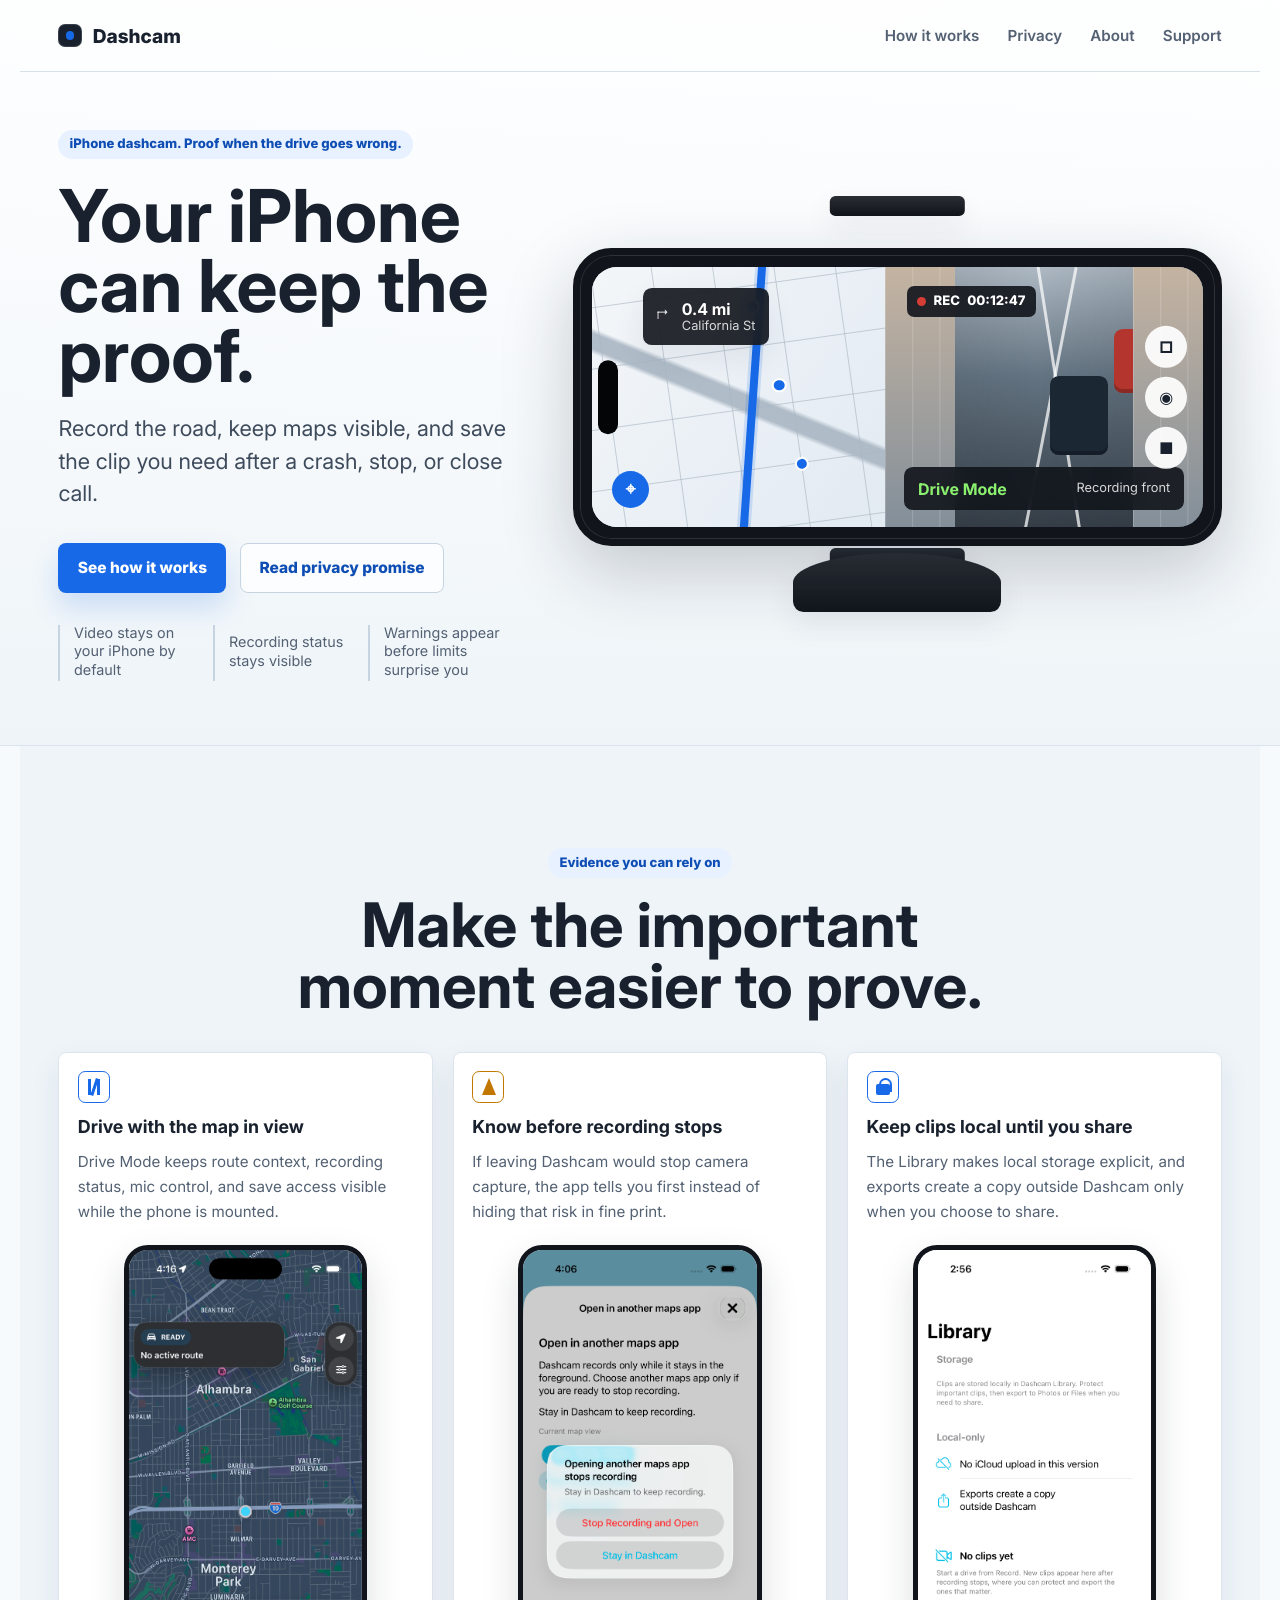
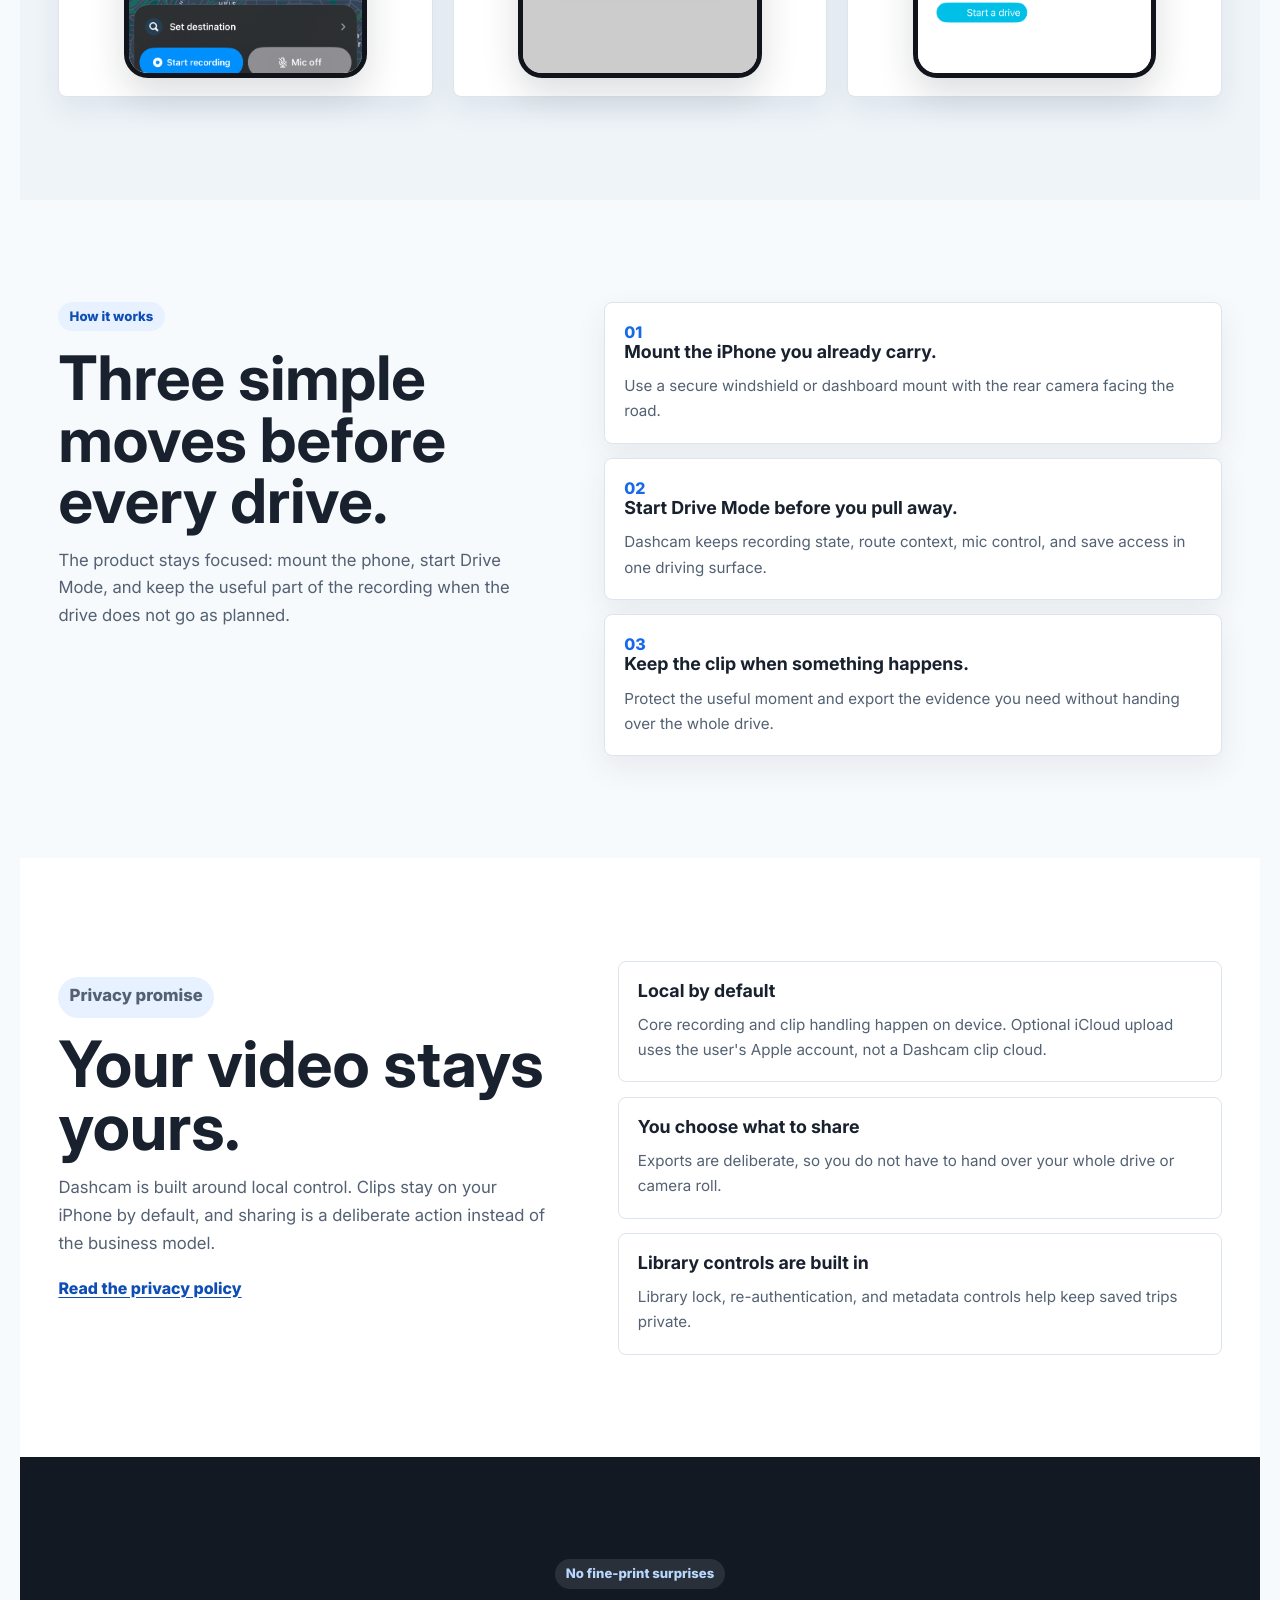
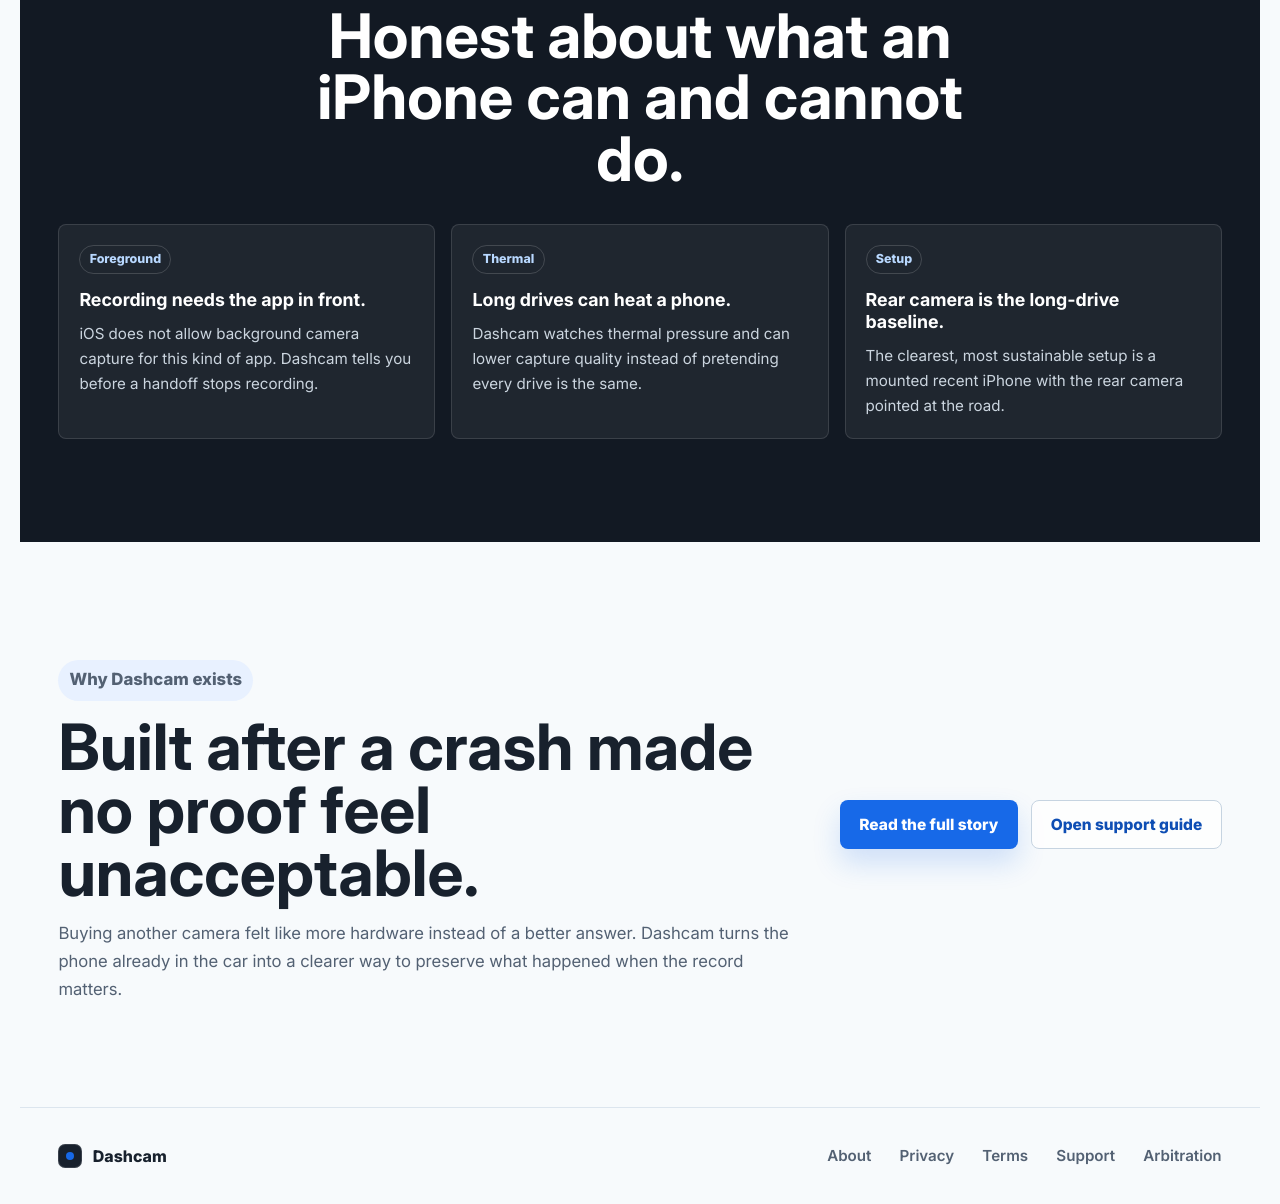
<file: index.html>
<!doctype html>
<html lang="en">
  <head>
    <meta charset="UTF-8" />
    <meta
      name="viewport"
      content="width=device-width, initial-scale=1.0"
    />
    <script src="/site-config.js"></script>
    <script src="/site-shell.js" defer></script>
    <title>Dashcam | Your iPhone can keep the proof</title>
    <meta
      name="description"
      content="Dashcam turns your iPhone into a local-first dashcam for recording the road, keeping maps visible, and saving the clip when the drive goes wrong."
    />
    <meta property="og:type" content="website" />
    <meta property="og:title" content="Dashcam | Your iPhone can keep the proof" />
    <meta
      property="og:description"
      content="Record the road, keep maps visible, and save the clip you need after a crash, stop, or close call."
    />
    <meta property="og:url" content="https://oscdu.github.io/" />
    <meta property="og:image" content="https://oscdu.github.io/og-image.png" />
    <meta name="twitter:card" content="summary_large_image" />
    <meta name="twitter:title" content="Dashcam | Your iPhone can keep the proof" />
    <meta
      name="twitter:description"
      content="Record the road, keep maps visible, and save the clip you need after a crash, stop, or close call."
    />
    <meta name="twitter:image" content="https://oscdu.github.io/og-image.png" />
    <link rel="canonical" data-site-pathname="/" />
    <link rel="icon" type="image/svg+xml" href="/favicon.svg" />
    <script type="module" crossorigin src="/assets/index-Bwxk7IEF.js"></script>
    <link rel="stylesheet" crossorigin href="/assets/index-Db0_1YuI.css">
  </head>
  <body>
    <div id="root"></div>
  </body>
</html>
</file>
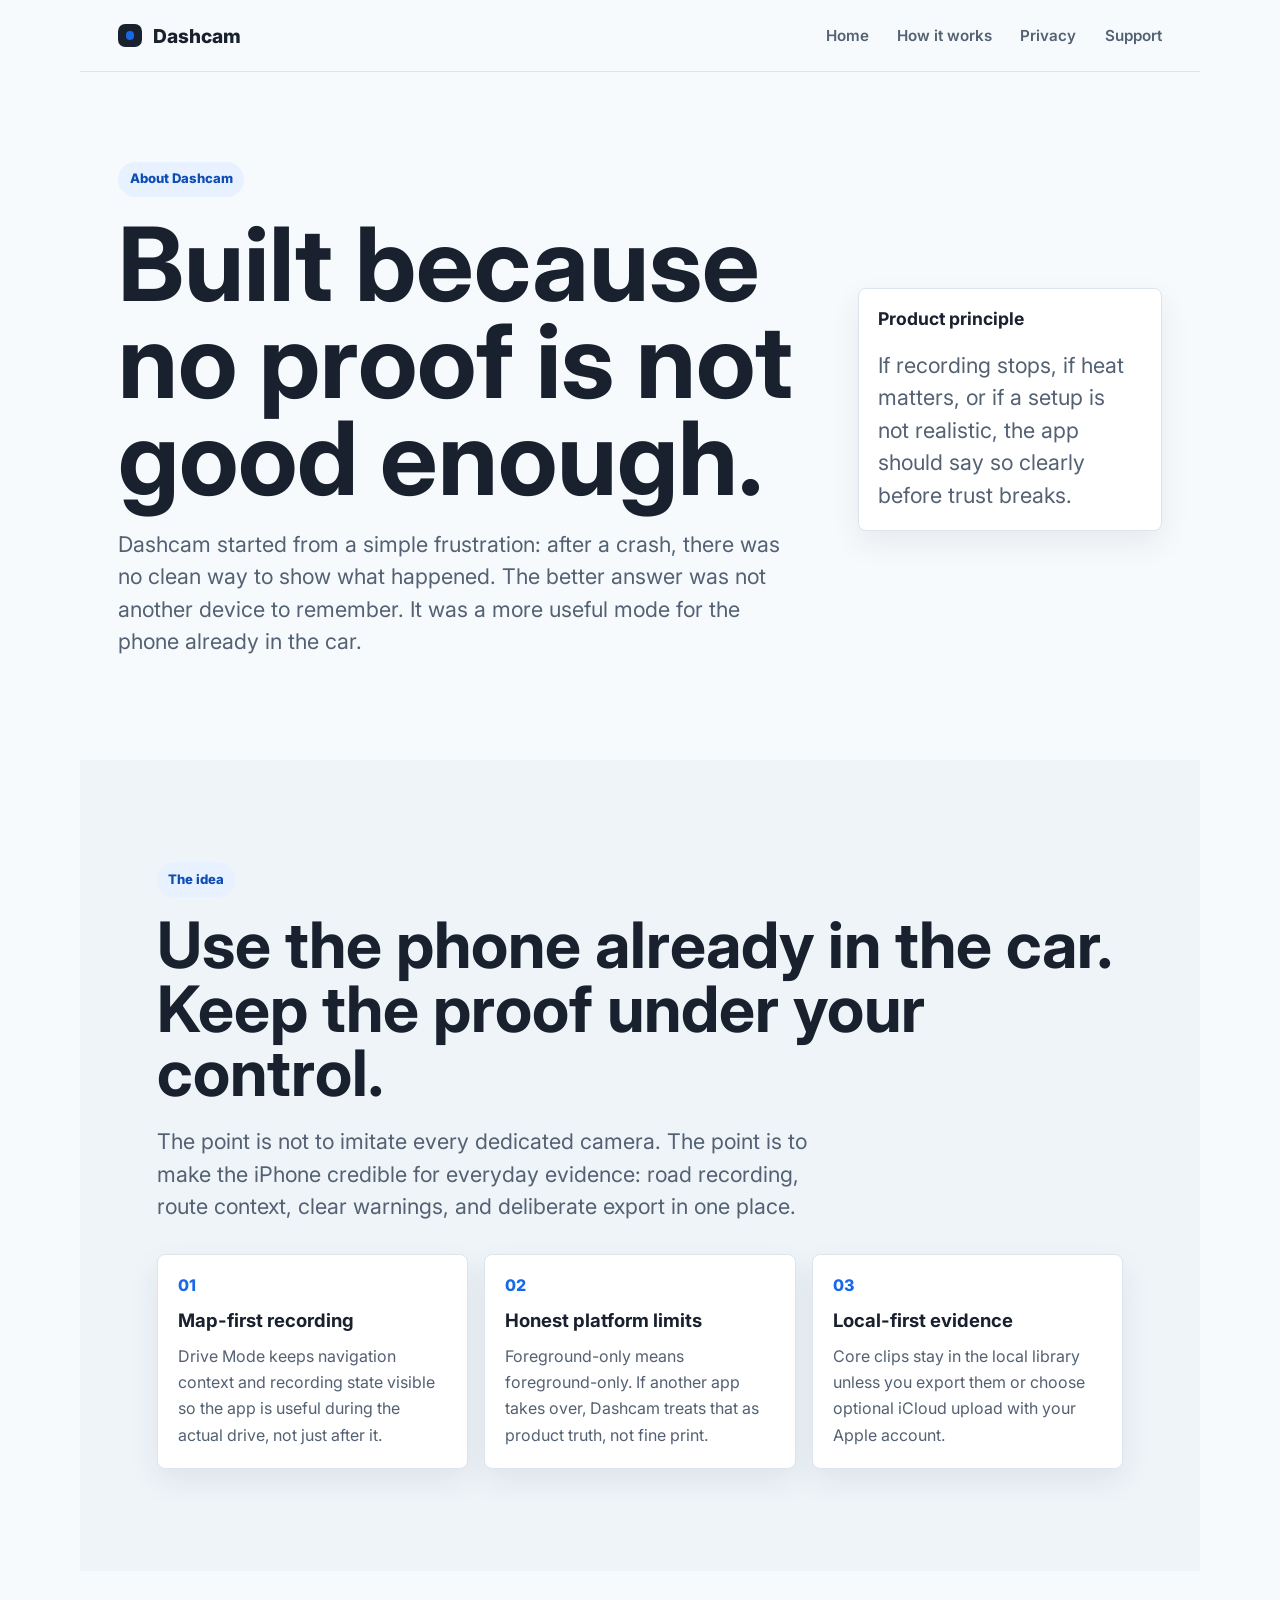
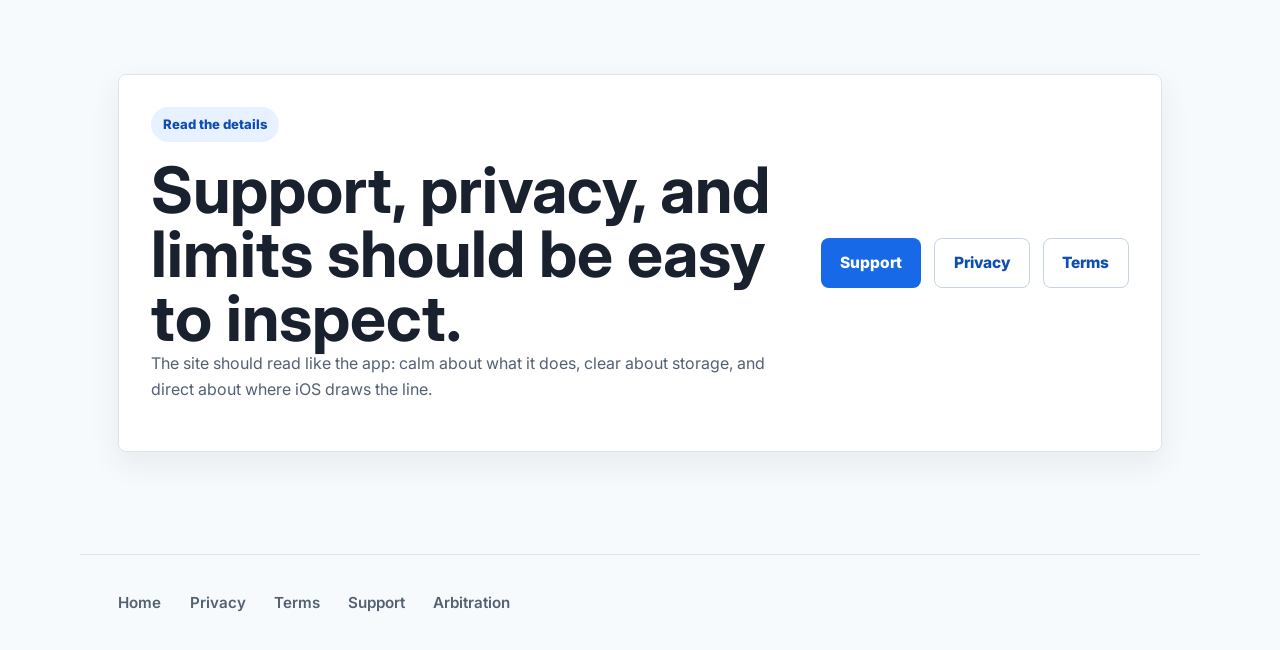
<file: about/index.html>
<!doctype html>
<html lang="en">
  <head>
    <meta charset="UTF-8" />
    <meta name="viewport" content="width=device-width, initial-scale=1.0" />
    <script src="/site-config.js"></script>
    <script src="/site-shell.js" defer></script>
    <title data-site-page-title="About {brand}">About Dashcam</title>
    <meta
      name="description"
      data-site-page-description="Why {brand} exists: a local-first iPhone dashcam built to preserve proof when the drive goes wrong."
      content="Why Dashcam exists: a local-first iPhone dashcam built to preserve proof when the drive goes wrong."
    />
    <link rel="canonical" data-site-pathname="/about" />
    <link rel="icon" type="image/svg+xml" href="/favicon.svg" />
    <style>
      @import url("https://fonts.googleapis.com/css2?family=Inter:wght@400;500;600;700;800&display=swap");

      :root {
        color-scheme: light;
        --bg: #f7fafc;
        --bg-strong: #eef4f8;
        --panel: #ffffff;
        --ink: #18212d;
        --muted: #536173;
        --line: #dce5ee;
        --line-strong: #c6d4e1;
        --blue: #1769e8;
        --blue-strong: #0e4eb4;
        --blue-soft: #e8f1ff;
        --shadow-small: 0 12px 30px rgba(37, 55, 74, 0.08);
        --font: "Inter", system-ui, -apple-system, BlinkMacSystemFont, "Segoe UI", sans-serif;
        --gutter: clamp(1.25rem, 3vw, 3rem);
        --max: 1120px;
      }

      * {
        box-sizing: border-box;
      }

      html {
        scroll-behavior: smooth;
      }

      body {
        margin: 0;
        min-width: 320px;
        background: var(--bg);
        color: var(--ink);
        font-family: var(--font);
      }

      a {
        color: inherit;
        text-decoration: none;
      }

      .site-header,
      .hero,
      .section,
      .footer {
        width: min(100%, var(--max));
        margin: 0 auto;
        padding-left: var(--gutter);
        padding-right: var(--gutter);
      }

      .site-header {
        min-height: 4.5rem;
        display: flex;
        align-items: center;
        justify-content: space-between;
        gap: 1.5rem;
        border-bottom: 1px solid var(--line);
      }

      .brand {
        display: inline-flex;
        align-items: center;
        gap: 0.7rem;
        font-size: 1.2rem;
        font-weight: 800;
      }

      .brand-mark {
        width: 1.45rem;
        height: 1.45rem;
        display: inline-grid;
        place-items: center;
        border-radius: 0.45rem;
        background: var(--ink);
      }

      .brand-mark span {
        width: 0.55rem;
        height: 0.55rem;
        border-radius: 999px;
        background: var(--blue);
      }

      .site-nav,
      .footer {
        display: flex;
        align-items: center;
        flex-wrap: wrap;
        gap: clamp(1rem, 2.2vw, 2rem);
        color: var(--muted);
        font-size: 0.95rem;
        font-weight: 600;
      }

      .site-nav a:hover,
      .footer a:hover,
      .text-link:hover {
        color: var(--blue);
      }

      .hero {
        min-height: 70vh;
        display: grid;
        grid-template-columns: minmax(0, 1fr) minmax(18rem, 0.45fr);
        gap: clamp(2rem, 5vw, 4rem);
        align-items: center;
        padding-top: clamp(3.5rem, 7vw, 6rem);
        padding-bottom: clamp(4rem, 8vw, 7rem);
      }

      .eyebrow {
        width: fit-content;
        margin: 0;
        padding: 0.42rem 0.7rem;
        border-radius: 999px;
        background: var(--blue-soft);
        color: var(--blue-strong);
        font-size: 0.82rem;
        font-weight: 800;
      }

      h1,
      h2,
      h3,
      p {
        margin-top: 0;
      }

      h1,
      h2,
      h3 {
        margin-bottom: 0;
        letter-spacing: 0;
      }

      h1 {
        max-width: 11ch;
        margin-top: 1.2rem;
        font-size: clamp(3.5rem, 8vw, 6.5rem);
        line-height: 0.95;
      }

      h2 {
        margin-top: 1rem;
        font-size: clamp(2.25rem, 5vw, 4.2rem);
        line-height: 1;
      }

      p {
        color: var(--muted);
        line-height: 1.65;
      }

      .hero p:last-child,
      .section-lede {
        max-width: 42rem;
        margin: 1.25rem 0 0;
        font-size: clamp(1.12rem, 1.7vw, 1.35rem);
        line-height: 1.5;
      }

      .hero-panel,
      .value-item,
      .link-panel {
        border: 1px solid var(--line);
        border-radius: 0.5rem;
        background: var(--panel);
        box-shadow: var(--shadow-small);
      }

      .hero-panel {
        padding: 1.2rem;
      }

      .hero-panel p {
        margin: 0;
      }

      .hero-panel strong {
        display: block;
        margin-bottom: 0.7rem;
        color: var(--ink);
        font-size: 1.1rem;
      }

      .section {
        padding-top: clamp(4rem, 8vw, 6.5rem);
        padding-bottom: clamp(4rem, 8vw, 6.5rem);
      }

      .section.alt {
        max-width: none;
        background: var(--bg-strong);
      }

      .section-inner {
        width: min(100%, var(--max));
        margin: 0 auto;
        padding-left: var(--gutter);
        padding-right: var(--gutter);
      }

      .value-grid {
        margin-top: 2rem;
        display: grid;
        grid-template-columns: repeat(3, minmax(0, 1fr));
        gap: 1rem;
      }

      .value-item {
        padding: 1.25rem;
      }

      .value-item span {
        display: inline-block;
        color: var(--blue);
        font-weight: 800;
      }

      .value-item h3 {
        margin-top: 0.85rem;
        font-size: 1.16rem;
        line-height: 1.25;
      }

      .value-item p {
        margin: 0.65rem 0 0;
      }

      .link-panel {
        display: grid;
        grid-template-columns: minmax(0, 1fr) auto;
        gap: 1.5rem;
        align-items: center;
        padding: clamp(1.25rem, 3vw, 2rem);
      }

      .actions {
        display: flex;
        flex-wrap: wrap;
        gap: 0.8rem;
      }

      .button {
        min-height: 3.1rem;
        display: inline-flex;
        align-items: center;
        justify-content: center;
        padding: 0 1.15rem;
        border: 1px solid transparent;
        border-radius: 0.5rem;
        font-size: 0.97rem;
        font-weight: 800;
      }

      .button-primary {
        background: var(--blue);
        color: #ffffff;
      }

      .button-secondary {
        border-color: var(--line-strong);
        background: rgba(255, 255, 255, 0.78);
        color: var(--blue-strong);
      }

      .text-link {
        color: var(--blue-strong);
        font-weight: 800;
        text-decoration: underline;
        text-underline-offset: 0.2rem;
      }

      .footer {
        min-height: 6rem;
        padding-top: 1.5rem;
        padding-bottom: 1.5rem;
        border-top: 1px solid var(--line);
      }

      @media (max-width: 880px) {
        .site-header,
        .hero,
        .link-panel {
          grid-template-columns: 1fr;
        }

        .site-header {
          align-items: flex-start;
          flex-direction: column;
          justify-content: center;
          padding-top: 1rem;
          padding-bottom: 1rem;
        }

        .hero {
          min-height: auto;
        }

        .value-grid {
          grid-template-columns: 1fr;
        }
      }

      @media (max-width: 620px) {
        h1 {
          font-size: clamp(3rem, 15vw, 4.3rem);
        }

        .actions {
          flex-direction: column;
          align-items: stretch;
        }
      }
    </style>
  </head>
  <body>
    <header class="site-header">
      <a class="brand" href="/" data-site-home-link aria-label="Dashcam home">
        <span class="brand-mark" aria-hidden="true"><span></span></span>
        <span data-site-brand>Dashcam</span>
      </a>

      <nav class="site-nav" aria-label="Primary">
        <a href="/" data-site-home-link>Home</a>
        <a href="/#product" data-site-product-link>How it works</a>
        <a href="/#privacy" data-site-privacy-link>Privacy</a>
        <a href="/support/" data-site-support-link>Support</a>
      </nav>
    </header>

    <main>
      <section class="hero">
        <div>
          <p class="eyebrow">About <span data-site-brand>Dashcam</span></p>
          <h1>Built because no proof is not good enough.</h1>
          <p>
            Dashcam started from a simple frustration: after a crash, there was
            no clean way to show what happened. The better answer was not
            another device to remember. It was a more useful mode for the phone
            already in the car.
          </p>
        </div>

        <aside class="hero-panel" aria-label="Product principle">
          <strong>Product principle</strong>
          <p>
            If recording stops, if heat matters, or if a setup is not realistic,
            the app should say so clearly before trust breaks.
          </p>
        </aside>
      </section>

      <section class="section alt">
        <div class="section-inner">
          <p class="eyebrow">The idea</p>
          <h2>Use the phone already in the car. Keep the proof under your control.</h2>
          <p class="section-lede">
            The point is not to imitate every dedicated camera. The point is to
            make the iPhone credible for everyday evidence: road recording,
            route context, clear warnings, and deliberate export in one place.
          </p>

          <div class="value-grid">
            <article class="value-item">
              <span>01</span>
              <h3>Map-first recording</h3>
              <p>
                Drive Mode keeps navigation context and recording state visible
                so the app is useful during the actual drive, not just after it.
              </p>
            </article>

            <article class="value-item">
              <span>02</span>
              <h3>Honest platform limits</h3>
              <p>
                Foreground-only means foreground-only. If another app takes
                over, Dashcam treats that as product truth, not fine print.
              </p>
            </article>

            <article class="value-item">
              <span>03</span>
              <h3>Local-first evidence</h3>
              <p>
                Core clips stay in the local library unless you export them or
                choose optional iCloud upload with your Apple account.
              </p>
            </article>
          </div>
        </div>
      </section>

      <section class="section">
        <div class="link-panel">
          <div>
            <p class="eyebrow">Read the details</p>
            <h2>Support, privacy, and limits should be easy to inspect.</h2>
            <p>
              The site should read like the app: calm about what it does, clear
              about storage, and direct about where iOS draws the line.
            </p>
          </div>

          <div class="actions">
            <a class="button button-primary" href="/support/" data-site-support-link>Support</a>
            <a class="button button-secondary" href="/privacy/" data-site-privacy-link>Privacy</a>
            <a class="button button-secondary" href="/terms/" data-site-terms-link>Terms</a>
          </div>
        </div>
      </section>
    </main>

    <footer class="footer" aria-label="Footer">
      <a href="/" data-site-home-link>Home</a>
      <a href="/privacy/" data-site-privacy-link>Privacy</a>
      <a href="/terms/" data-site-terms-link>Terms</a>
      <a href="/support/" data-site-support-link>Support</a>
      <a href="/arbitration/" data-site-arbitration-link>Arbitration</a>
    </footer>
  </body>
</html>
</file>
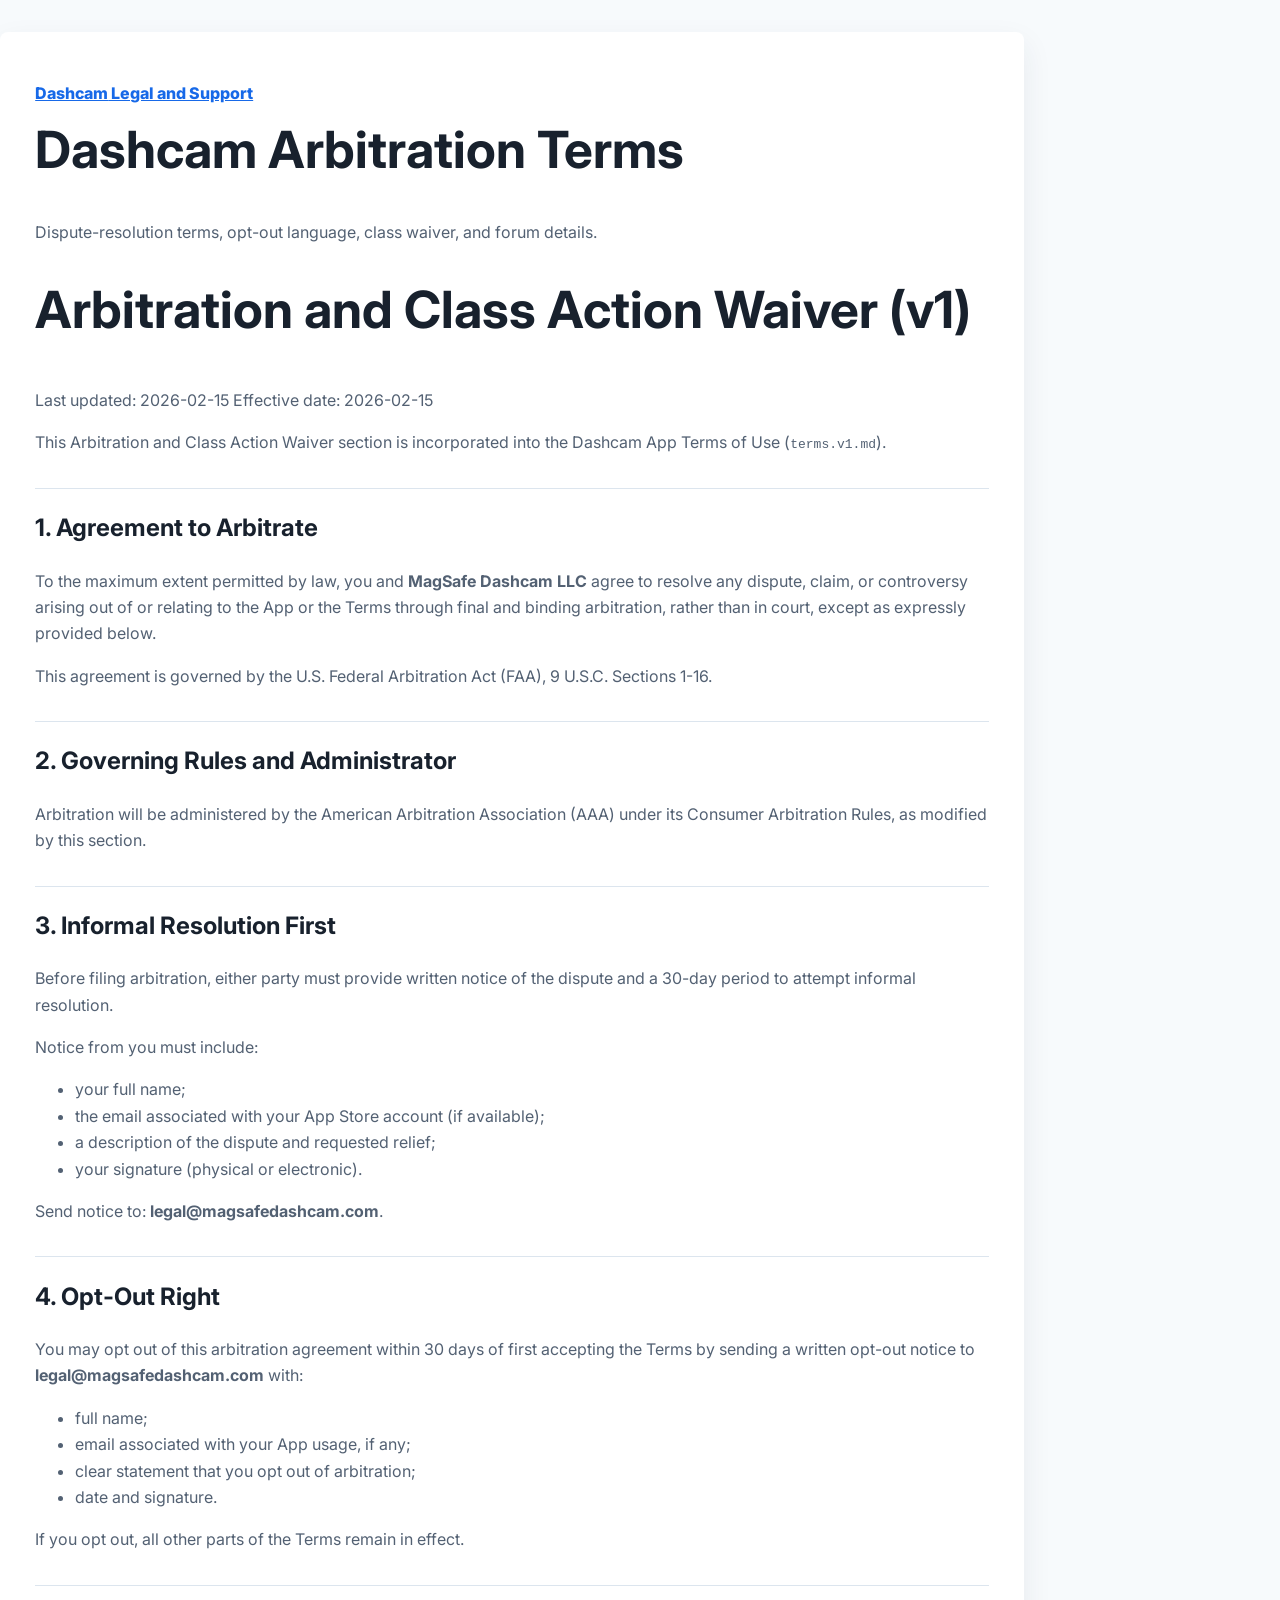
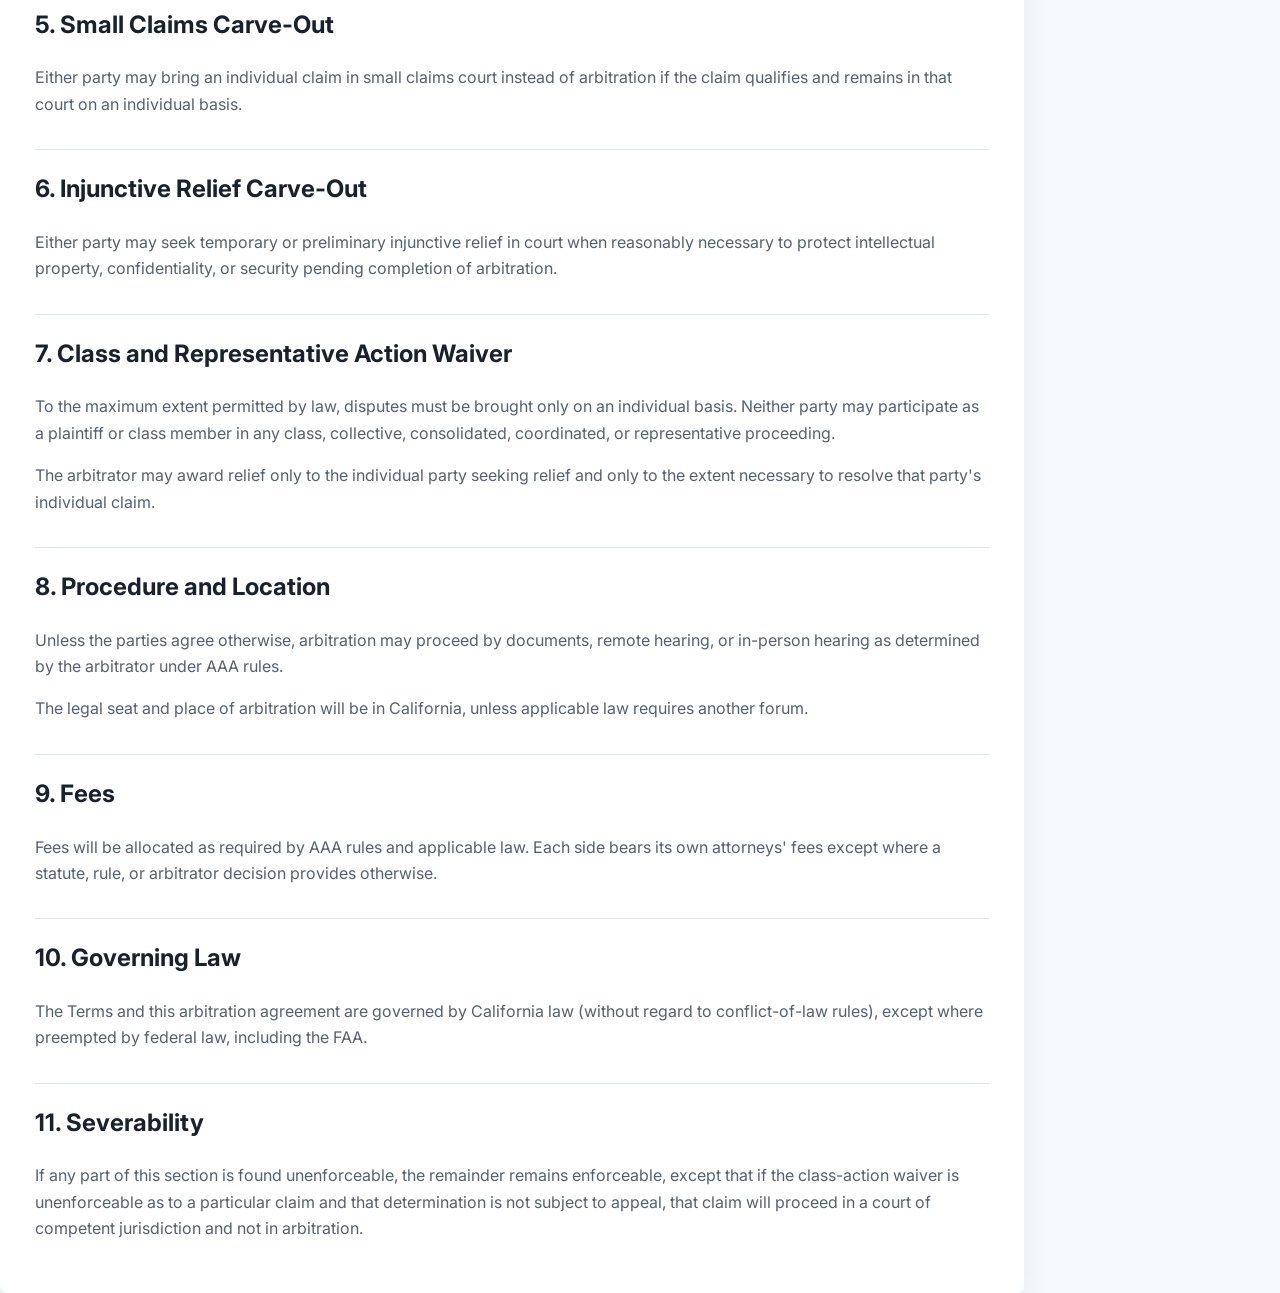
<file: arbitration/index.html>
<!doctype html>
<html lang="en">
<head>
  <meta charset="utf-8">
  <meta name="viewport" content="width=device-width, initial-scale=1">
  <script src="/site-config.js"></script>
  <script src="/site-shell.js" defer></script>
  <title data-site-page-title="{brand} Arbitration Terms">Dashcam Arbitration Terms</title>
  <meta name="description" data-site-page-description="{brand} App arbitration and class action waiver terms" content="Dashcam App arbitration and class action waiver terms">
  <link rel="canonical" data-site-pathname="/arbitration">
  <link rel="icon" type="image/svg+xml" href="/favicon.svg">
  <link rel="stylesheet" href="/legal-shell.css">
</head>
<body>
  <main>
    <section class="card">
      <header>
        <p class="eyebrow"><a href="../" data-site-home-link><span data-site-brand>Dashcam</span> Legal and Support</a></p>
        <h1><span data-site-brand>Dashcam</span> Arbitration Terms</h1>
        <p>Dispute-resolution terms, opt-out language, class waiver, and forum details.</p>
      </header>
      <article>
<h1>Arbitration and Class Action Waiver (v1)</h1>
<p>Last updated: 2026-02-15 Effective date: 2026-02-15</p>
<p>This Arbitration and Class Action Waiver section is incorporated into the Dashcam App Terms of Use (<code>terms.v1.md</code>).</p>
<h2>1. Agreement to Arbitrate</h2>
<p>To the maximum extent permitted by law, you and <strong>MagSafe Dashcam LLC</strong> agree to resolve any dispute, claim, or controversy arising out of or relating to the App or the Terms through final and binding arbitration, rather than in court, except as expressly provided below.</p>
<p>This agreement is governed by the U.S. Federal Arbitration Act (FAA), 9 U.S.C. Sections 1-16.</p>
<h2>2. Governing Rules and Administrator</h2>
<p>Arbitration will be administered by the American Arbitration Association (AAA) under its Consumer Arbitration Rules, as modified by this section.</p>
<h2>3. Informal Resolution First</h2>
<p>Before filing arbitration, either party must provide written notice of the dispute and a 30-day period to attempt informal resolution.</p>
<p>Notice from you must include:</p>
<ul>
<li>your full name;</li>
<li>the email associated with your App Store account (if available);</li>
<li>a description of the dispute and requested relief;</li>
<li>your signature (physical or electronic).</li>
</ul>
<p>Send notice to: <strong>legal@magsafedashcam.com</strong>.</p>
<h2>4. Opt-Out Right</h2>
<p>You may opt out of this arbitration agreement within 30 days of first accepting the Terms by sending a written opt-out notice to <strong>legal@magsafedashcam.com</strong> with:</p>
<ul>
<li>full name;</li>
<li>email associated with your App usage, if any;</li>
<li>clear statement that you opt out of arbitration;</li>
<li>date and signature.</li>
</ul>
<p>If you opt out, all other parts of the Terms remain in effect.</p>
<h2>5. Small Claims Carve-Out</h2>
<p>Either party may bring an individual claim in small claims court instead of arbitration if the claim qualifies and remains in that court on an individual basis.</p>
<h2>6. Injunctive Relief Carve-Out</h2>
<p>Either party may seek temporary or preliminary injunctive relief in court when reasonably necessary to protect intellectual property, confidentiality, or security pending completion of arbitration.</p>
<h2>7. Class and Representative Action Waiver</h2>
<p>To the maximum extent permitted by law, disputes must be brought only on an individual basis. Neither party may participate as a plaintiff or class member in any class, collective, consolidated, coordinated, or representative proceeding.</p>
<p>The arbitrator may award relief only to the individual party seeking relief and only to the extent necessary to resolve that party&#x27;s individual claim.</p>
<h2>8. Procedure and Location</h2>
<p>Unless the parties agree otherwise, arbitration may proceed by documents, remote hearing, or in-person hearing as determined by the arbitrator under AAA rules.</p>
<p>The legal seat and place of arbitration will be in California, unless applicable law requires another forum.</p>
<h2>9. Fees</h2>
<p>Fees will be allocated as required by AAA rules and applicable law. Each side bears its own attorneys&#x27; fees except where a statute, rule, or arbitrator decision provides otherwise.</p>
<h2>10. Governing Law</h2>
<p>The Terms and this arbitration agreement are governed by California law (without regard to conflict-of-law rules), except where preempted by federal law, including the FAA.</p>
<h2>11. Severability</h2>
<p>If any part of this section is found unenforceable, the remainder remains enforceable, except that if the class-action waiver is unenforceable as to a particular claim and that determination is not subject to appeal, that claim will proceed in a court of competent jurisdiction and not in arbitration.</p>
      </article>
    </section>
  </main>
</body>
</html>
</file>
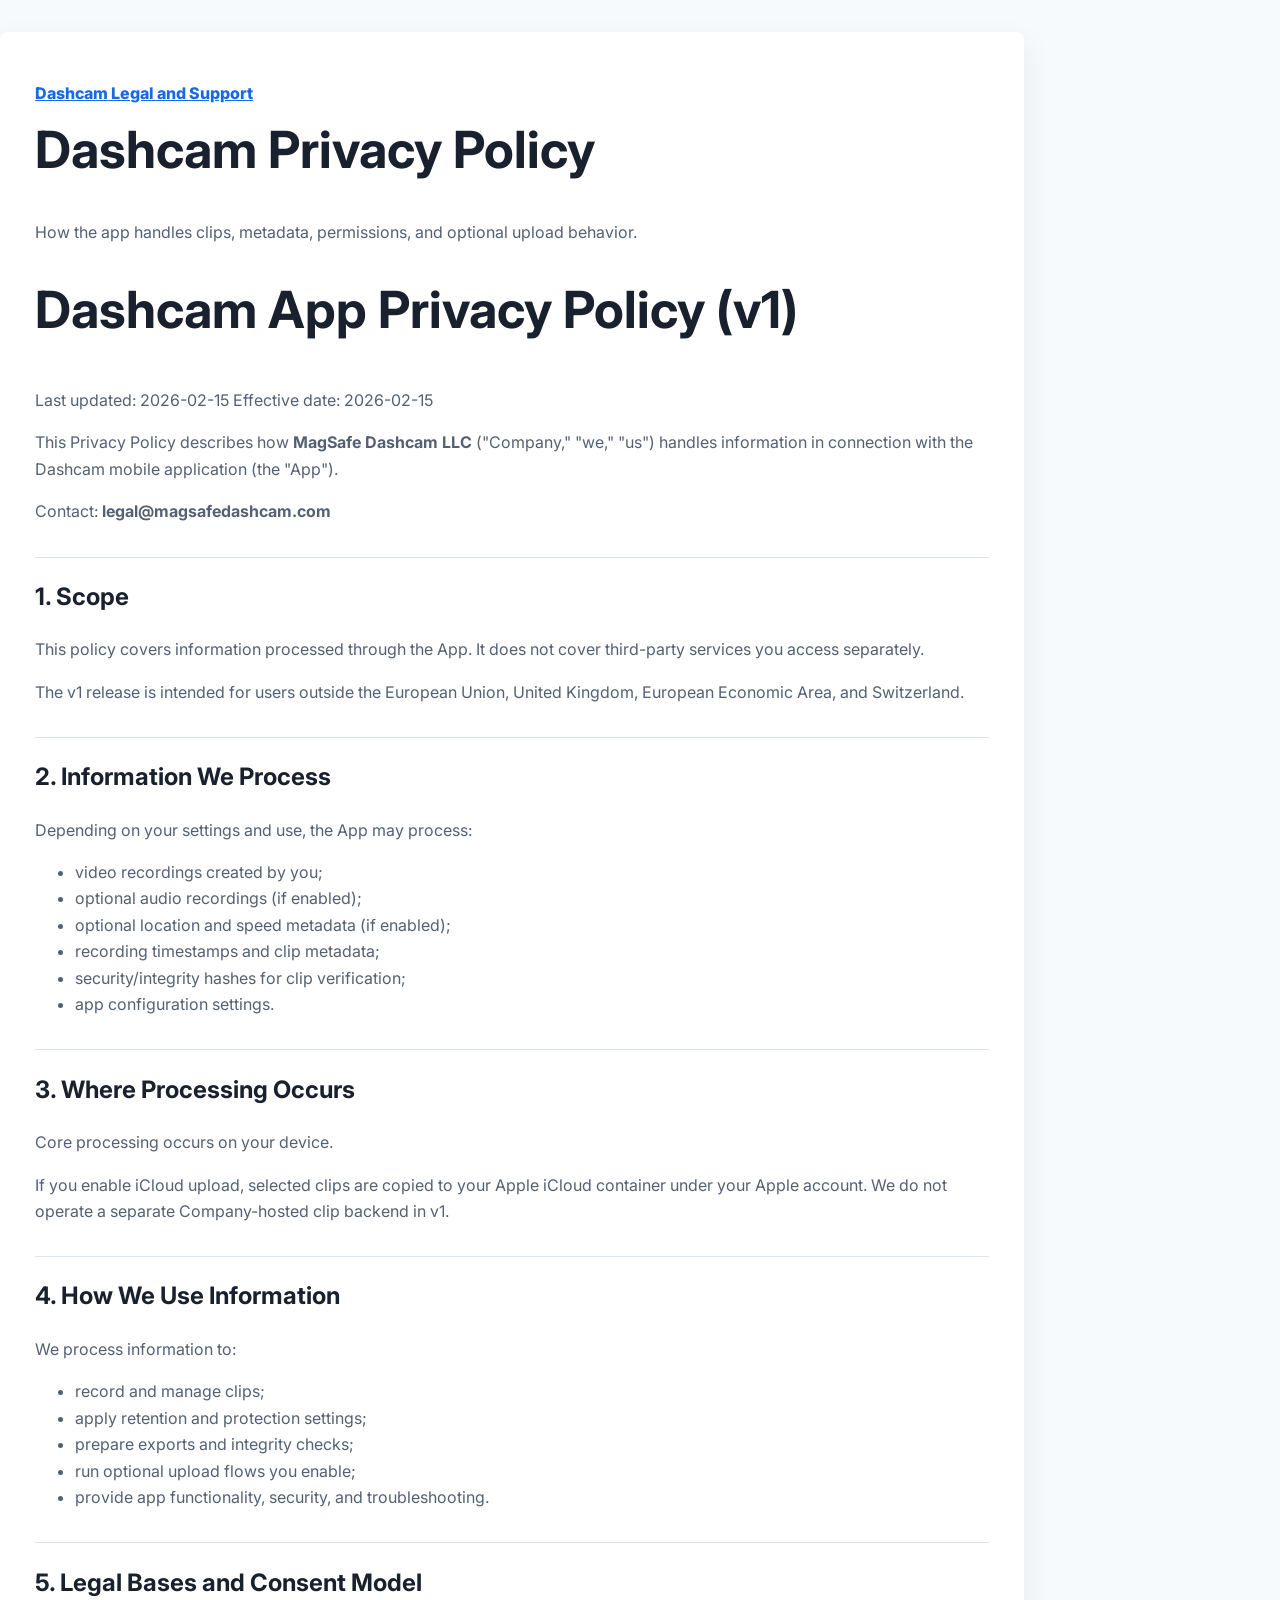
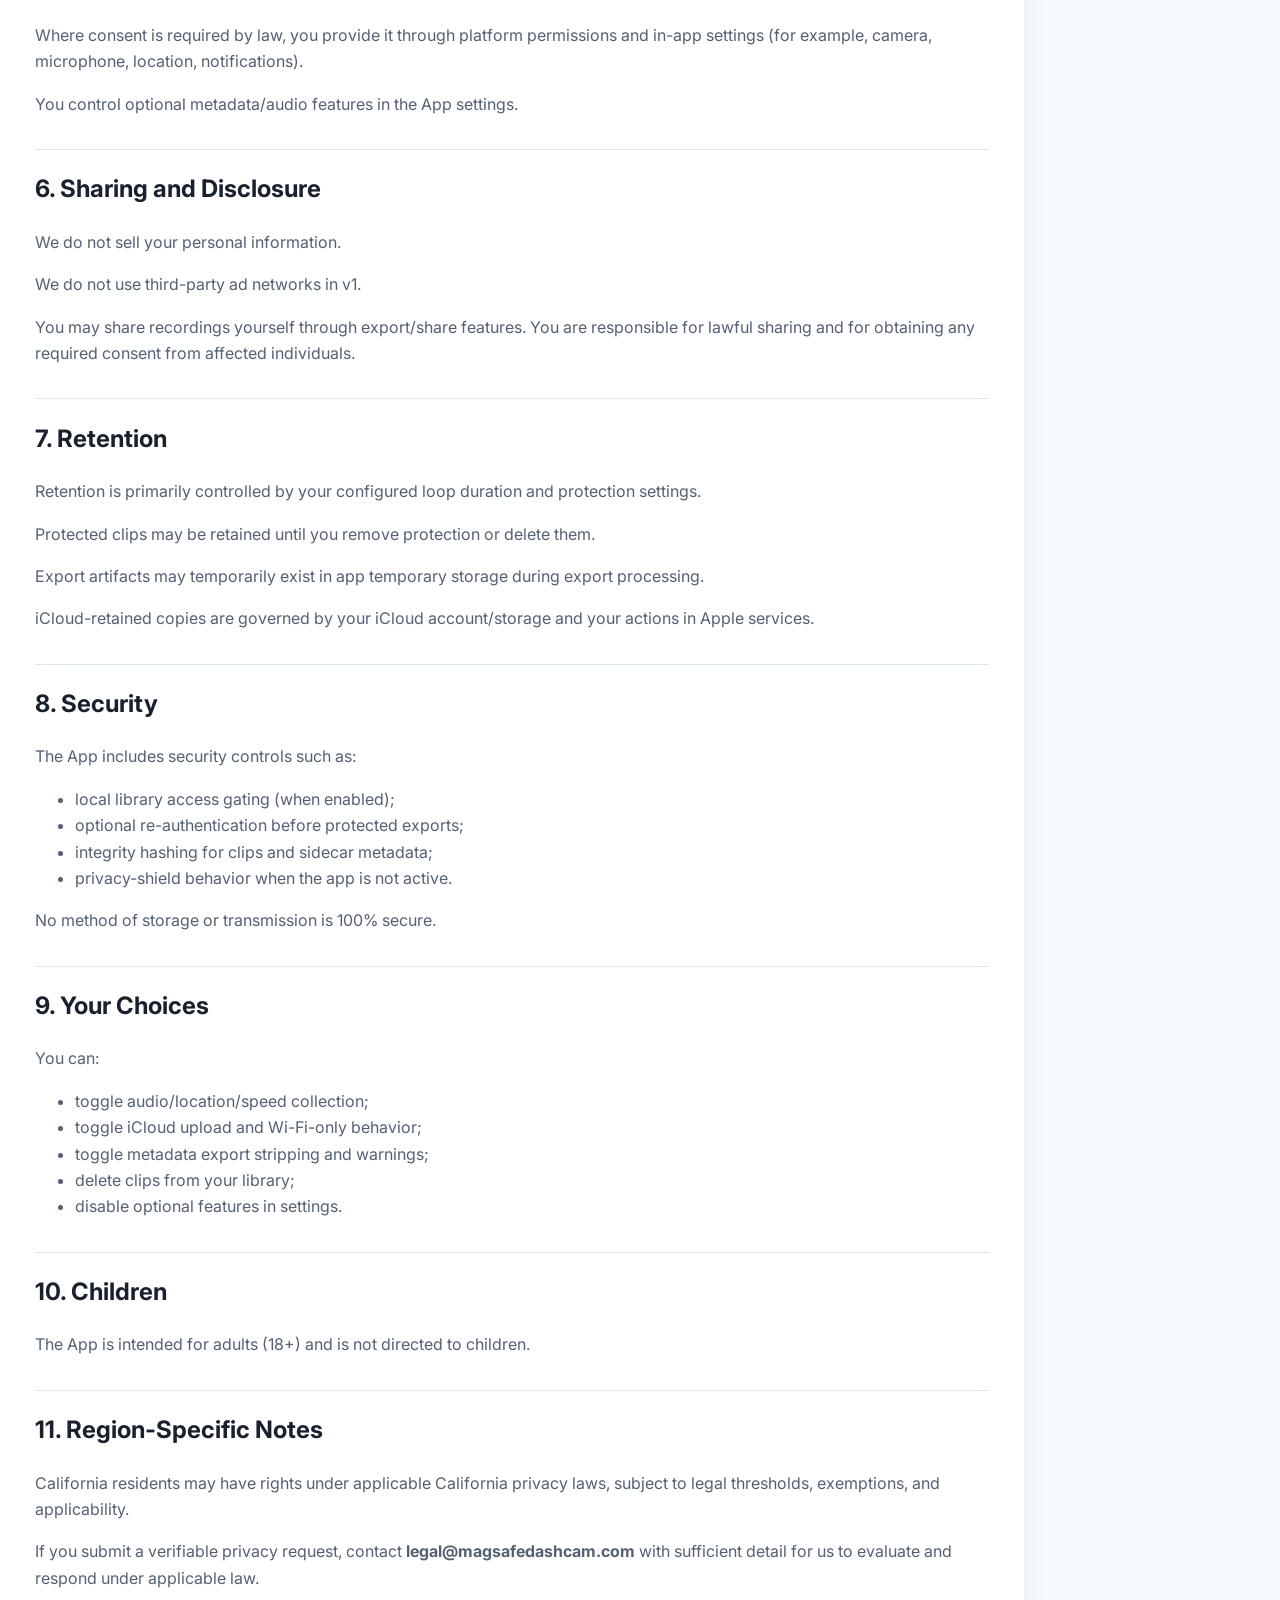
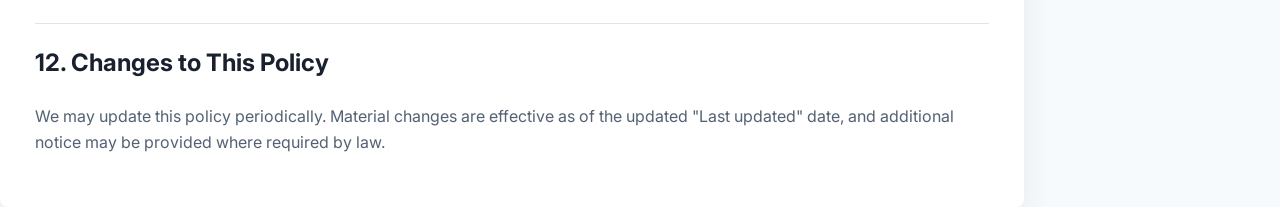
<file: privacy/index.html>
<!doctype html>
<html lang="en">
<head>
  <meta charset="utf-8">
  <meta name="viewport" content="width=device-width, initial-scale=1">
  <script src="/site-config.js"></script>
  <script src="/site-shell.js" defer></script>
  <title data-site-page-title="{brand} Privacy Policy">Dashcam Privacy Policy</title>
  <meta name="description" data-site-page-description="{brand} App Privacy Policy" content="Dashcam App Privacy Policy">
  <link rel="canonical" data-site-pathname="/privacy">
  <link rel="icon" type="image/svg+xml" href="/favicon.svg">
  <link rel="stylesheet" href="/legal-shell.css">
</head>
<body>
  <main>
    <section class="card">
      <header>
        <p class="eyebrow"><a href="../" data-site-home-link><span data-site-brand>Dashcam</span> Legal and Support</a></p>
        <h1><span data-site-brand>Dashcam</span> Privacy Policy</h1>
        <p>How the app handles clips, metadata, permissions, and optional upload behavior.</p>
      </header>
      <article>
<h1>Dashcam App Privacy Policy (v1)</h1>
<p>Last updated: 2026-02-15 Effective date: 2026-02-15</p>
<p>This Privacy Policy describes how <strong>MagSafe Dashcam LLC</strong> (&quot;Company,&quot; &quot;we,&quot; &quot;us&quot;) handles information in connection with the Dashcam mobile application (the &quot;App&quot;).</p>
<p>Contact: <strong>legal@magsafedashcam.com</strong></p>
<h2>1. Scope</h2>
<p>This policy covers information processed through the App. It does not cover third-party services you access separately.</p>
<p>The v1 release is intended for users outside the European Union, United Kingdom, European Economic Area, and Switzerland.</p>
<h2>2. Information We Process</h2>
<p>Depending on your settings and use, the App may process:</p>
<ul>
<li>video recordings created by you;</li>
<li>optional audio recordings (if enabled);</li>
<li>optional location and speed metadata (if enabled);</li>
<li>recording timestamps and clip metadata;</li>
<li>security/integrity hashes for clip verification;</li>
<li>app configuration settings.</li>
</ul>
<h2>3. Where Processing Occurs</h2>
<p>Core processing occurs on your device.</p>
<p>If you enable iCloud upload, selected clips are copied to your Apple iCloud container under your Apple account. We do not operate a separate Company-hosted clip backend in v1.</p>
<h2>4. How We Use Information</h2>
<p>We process information to:</p>
<ul>
<li>record and manage clips;</li>
<li>apply retention and protection settings;</li>
<li>prepare exports and integrity checks;</li>
<li>run optional upload flows you enable;</li>
<li>provide app functionality, security, and troubleshooting.</li>
</ul>
<h2>5. Legal Bases and Consent Model</h2>
<p>Where consent is required by law, you provide it through platform permissions and in-app settings (for example, camera, microphone, location, notifications).</p>
<p>You control optional metadata/audio features in the App settings.</p>
<h2>6. Sharing and Disclosure</h2>
<p>We do not sell your personal information.</p>
<p>We do not use third-party ad networks in v1.</p>
<p>You may share recordings yourself through export/share features. You are responsible for lawful sharing and for obtaining any required consent from affected individuals.</p>
<h2>7. Retention</h2>
<p>Retention is primarily controlled by your configured loop duration and protection settings.</p>
<p>Protected clips may be retained until you remove protection or delete them.</p>
<p>Export artifacts may temporarily exist in app temporary storage during export processing.</p>
<p>iCloud-retained copies are governed by your iCloud account/storage and your actions in Apple services.</p>
<h2>8. Security</h2>
<p>The App includes security controls such as:</p>
<ul>
<li>local library access gating (when enabled);</li>
<li>optional re-authentication before protected exports;</li>
<li>integrity hashing for clips and sidecar metadata;</li>
<li>privacy-shield behavior when the app is not active.</li>
</ul>
<p>No method of storage or transmission is 100% secure.</p>
<h2>9. Your Choices</h2>
<p>You can:</p>
<ul>
<li>toggle audio/location/speed collection;</li>
<li>toggle iCloud upload and Wi-Fi-only behavior;</li>
<li>toggle metadata export stripping and warnings;</li>
<li>delete clips from your library;</li>
<li>disable optional features in settings.</li>
</ul>
<h2>10. Children</h2>
<p>The App is intended for adults (18+) and is not directed to children.</p>
<h2>11. Region-Specific Notes</h2>
<p>California residents may have rights under applicable California privacy laws, subject to legal thresholds, exemptions, and applicability.</p>
<p>If you submit a verifiable privacy request, contact <strong>legal@magsafedashcam.com</strong> with sufficient detail for us to evaluate and respond under applicable law.</p>
<h2>12. Changes to This Policy</h2>
<p>We may update this policy periodically. Material changes are effective as of the updated &quot;Last updated&quot; date, and additional notice may be provided where required by law.</p>
      </article>
    </section>
  </main>
</body>
</html>
</file>
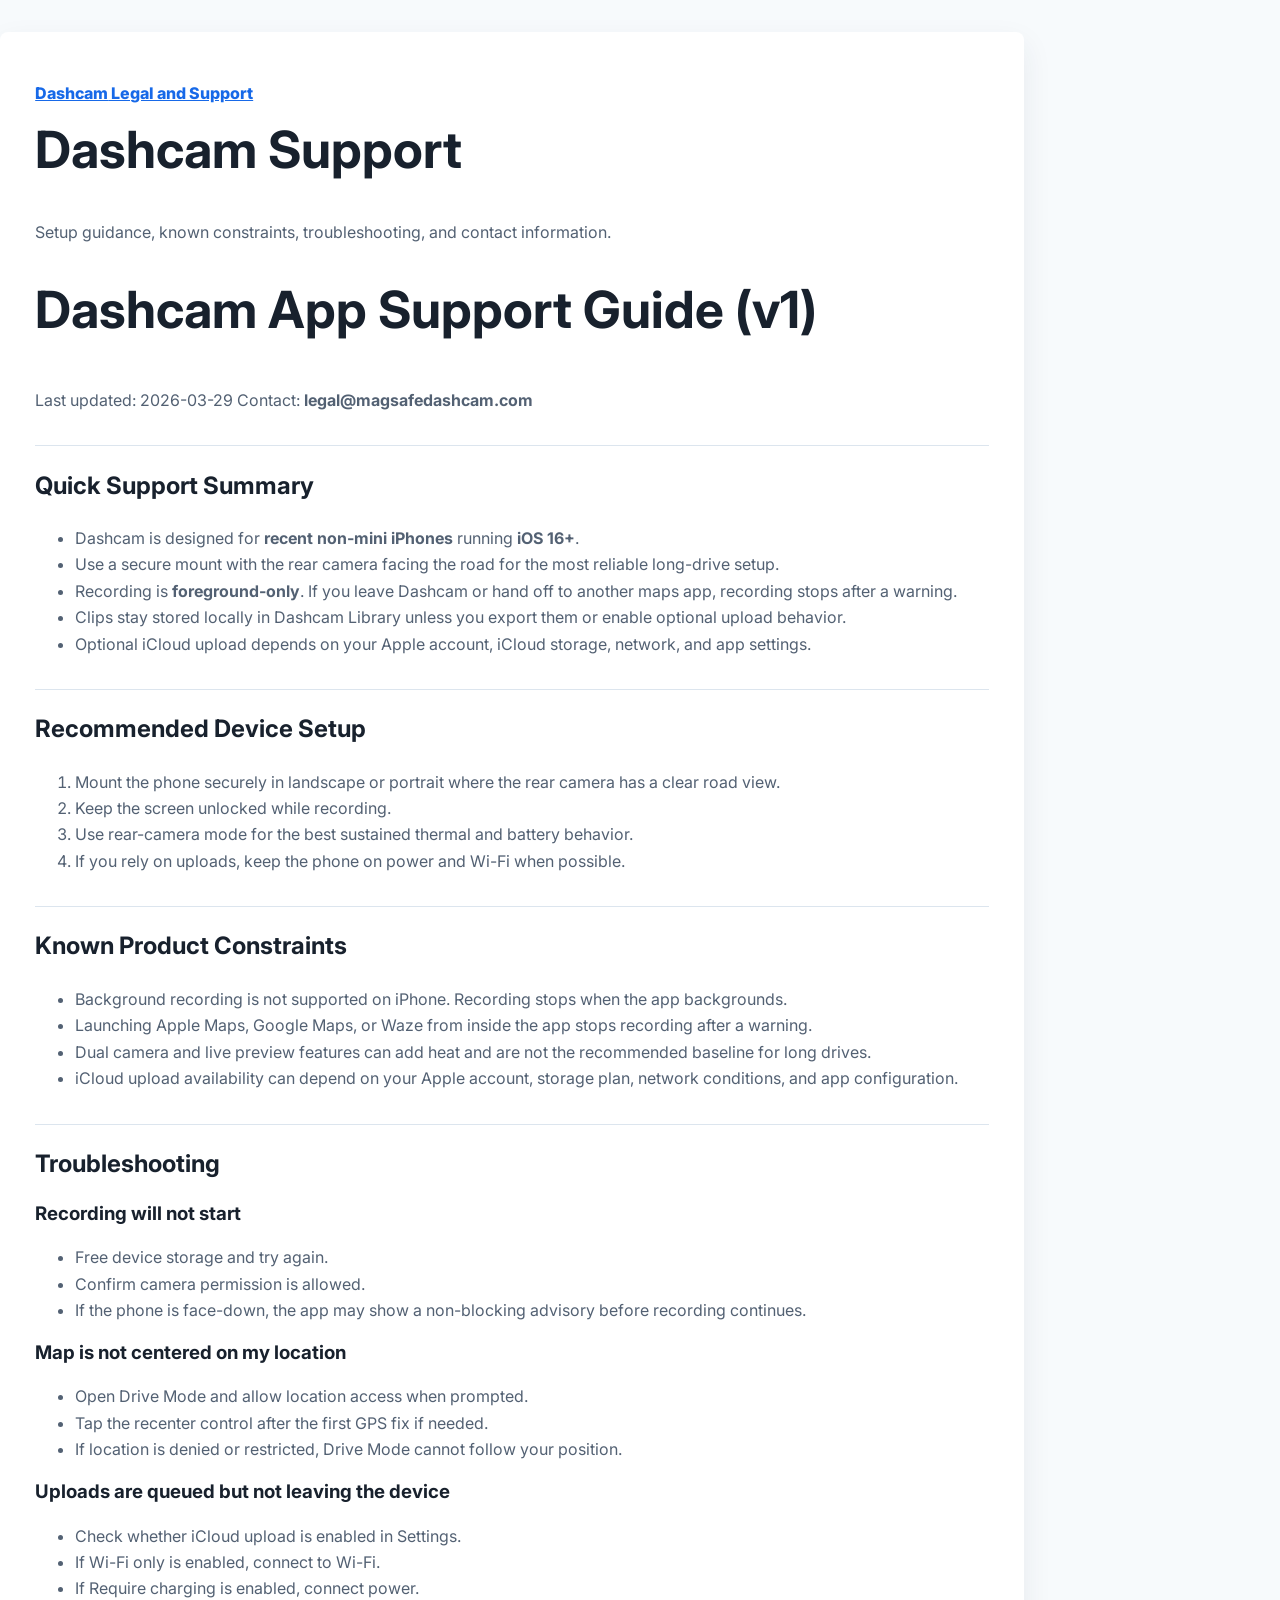
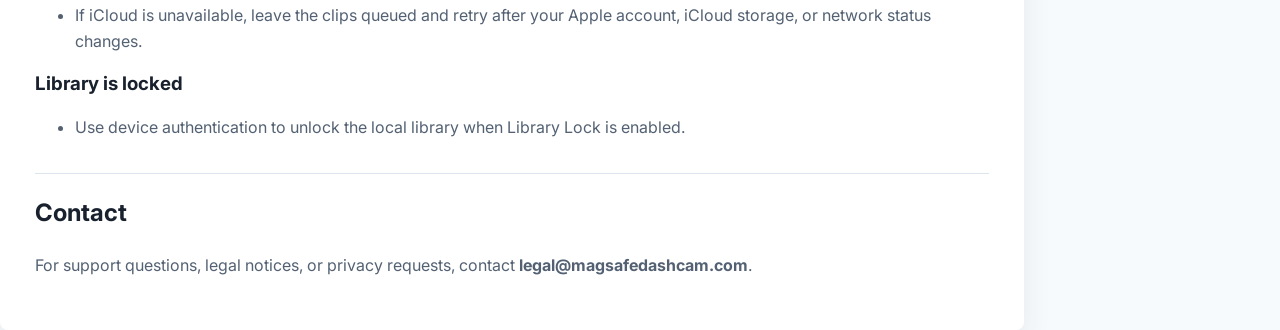
<file: support/index.html>
<!doctype html>
<html lang="en">
<head>
  <meta charset="utf-8">
  <meta name="viewport" content="width=device-width, initial-scale=1">
  <script src="/site-config.js"></script>
  <script src="/site-shell.js" defer></script>
  <title data-site-page-title="{brand} Support">Dashcam Support</title>
  <meta name="description" data-site-page-description="{brand} App support guide" content="Dashcam App support guide">
  <link rel="canonical" data-site-pathname="/support">
  <link rel="icon" type="image/svg+xml" href="/favicon.svg">
  <link rel="stylesheet" href="/legal-shell.css">
</head>
<body>
  <main>
    <section class="card">
      <header>
        <p class="eyebrow"><a href="../" data-site-home-link><span data-site-brand>Dashcam</span> Legal and Support</a></p>
        <h1><span data-site-brand>Dashcam</span> Support</h1>
        <p>Setup guidance, known constraints, troubleshooting, and contact information.</p>
      </header>
      <article>
<h1>Dashcam App Support Guide (v1)</h1>
<p>Last updated: 2026-03-29 Contact: <strong>legal@magsafedashcam.com</strong></p>
<h2>Quick Support Summary</h2>
<ul>
<li>Dashcam is designed for <strong>recent non-mini iPhones</strong> running <strong>iOS 16+</strong>.</li>
<li>Use a secure mount with the rear camera facing the road for the most reliable long-drive setup.</li>
<li>Recording is <strong>foreground-only</strong>. If you leave Dashcam or hand off to another maps app, recording stops after a warning.</li>
<li>Clips stay stored locally in Dashcam Library unless you export them or enable optional upload behavior.</li>
<li>Optional iCloud upload depends on your Apple account, iCloud storage, network, and app settings.</li>
</ul>
<h2>Recommended Device Setup</h2>
<ol>
<li>Mount the phone securely in landscape or portrait where the rear camera has a clear road view.</li>
<li>Keep the screen unlocked while recording.</li>
<li>Use rear-camera mode for the best sustained thermal and battery behavior.</li>
<li>If you rely on uploads, keep the phone on power and Wi-Fi when possible.</li>
</ol>
<h2>Known Product Constraints</h2>
<ul>
<li>Background recording is not supported on iPhone. Recording stops when the app backgrounds.</li>
<li>Launching Apple Maps, Google Maps, or Waze from inside the app stops recording after a warning.</li>
<li>Dual camera and live preview features can add heat and are not the recommended baseline for long drives.</li>
<li>iCloud upload availability can depend on your Apple account, storage plan, network conditions, and app configuration.</li>
</ul>
<h2>Troubleshooting</h2>
<h3>Recording will not start</h3>
<ul>
<li>Free device storage and try again.</li>
<li>Confirm camera permission is allowed.</li>
<li>If the phone is face-down, the app may show a non-blocking advisory before recording continues.</li>
</ul>
<h3>Map is not centered on my location</h3>
<ul>
<li>Open Drive Mode and allow location access when prompted.</li>
<li>Tap the recenter control after the first GPS fix if needed.</li>
<li>If location is denied or restricted, Drive Mode cannot follow your position.</li>
</ul>
<h3>Uploads are queued but not leaving the device</h3>
<ul>
<li>Check whether iCloud upload is enabled in Settings.</li>
<li>If Wi-Fi only is enabled, connect to Wi-Fi.</li>
<li>If Require charging is enabled, connect power.</li>
<li>If iCloud is unavailable, leave the clips queued and retry after your Apple account, iCloud storage, or network status changes.</li>
</ul>
<h3>Library is locked</h3>
<ul>
<li>Use device authentication to unlock the local library when Library Lock is enabled.</li>
</ul>
<h2>Contact</h2>
<p>For support questions, legal notices, or privacy requests, contact <strong>legal@magsafedashcam.com</strong>.</p>
      </article>
    </section>
  </main>
</body>
</html>
</file>
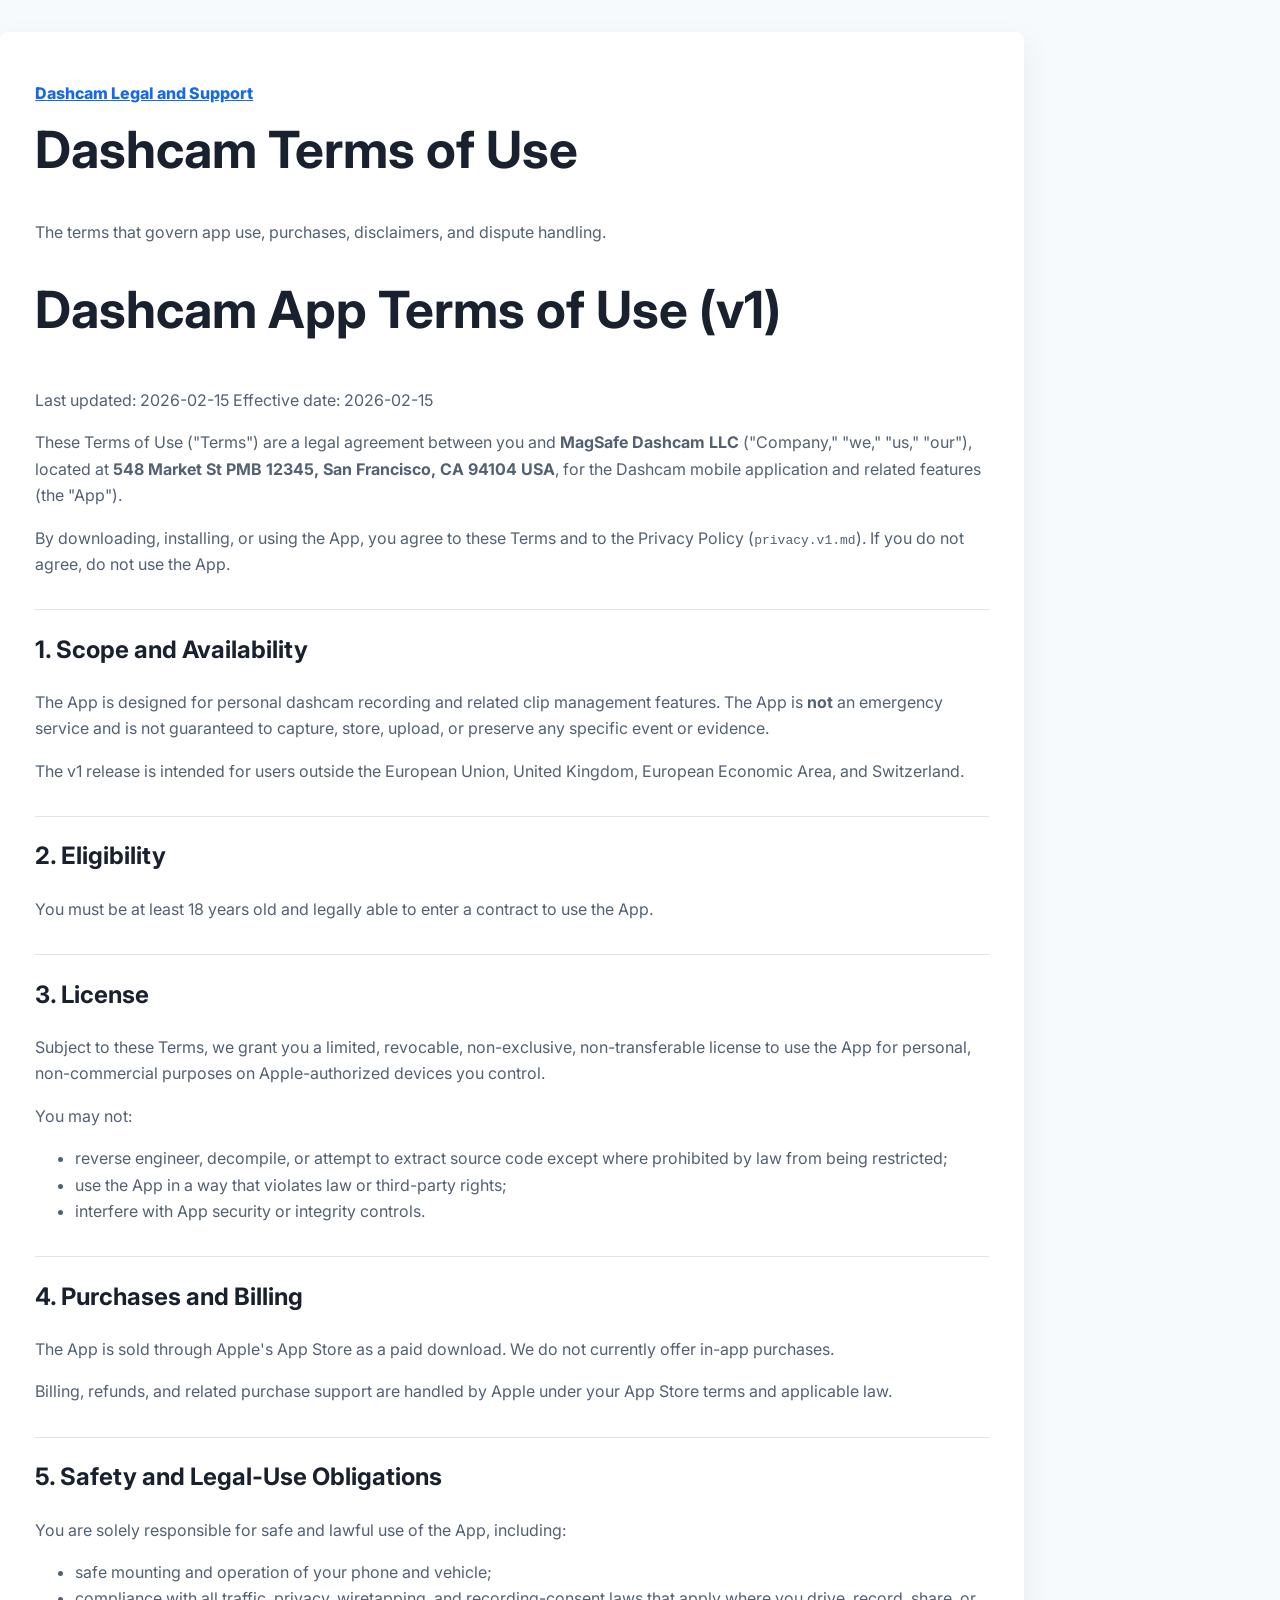
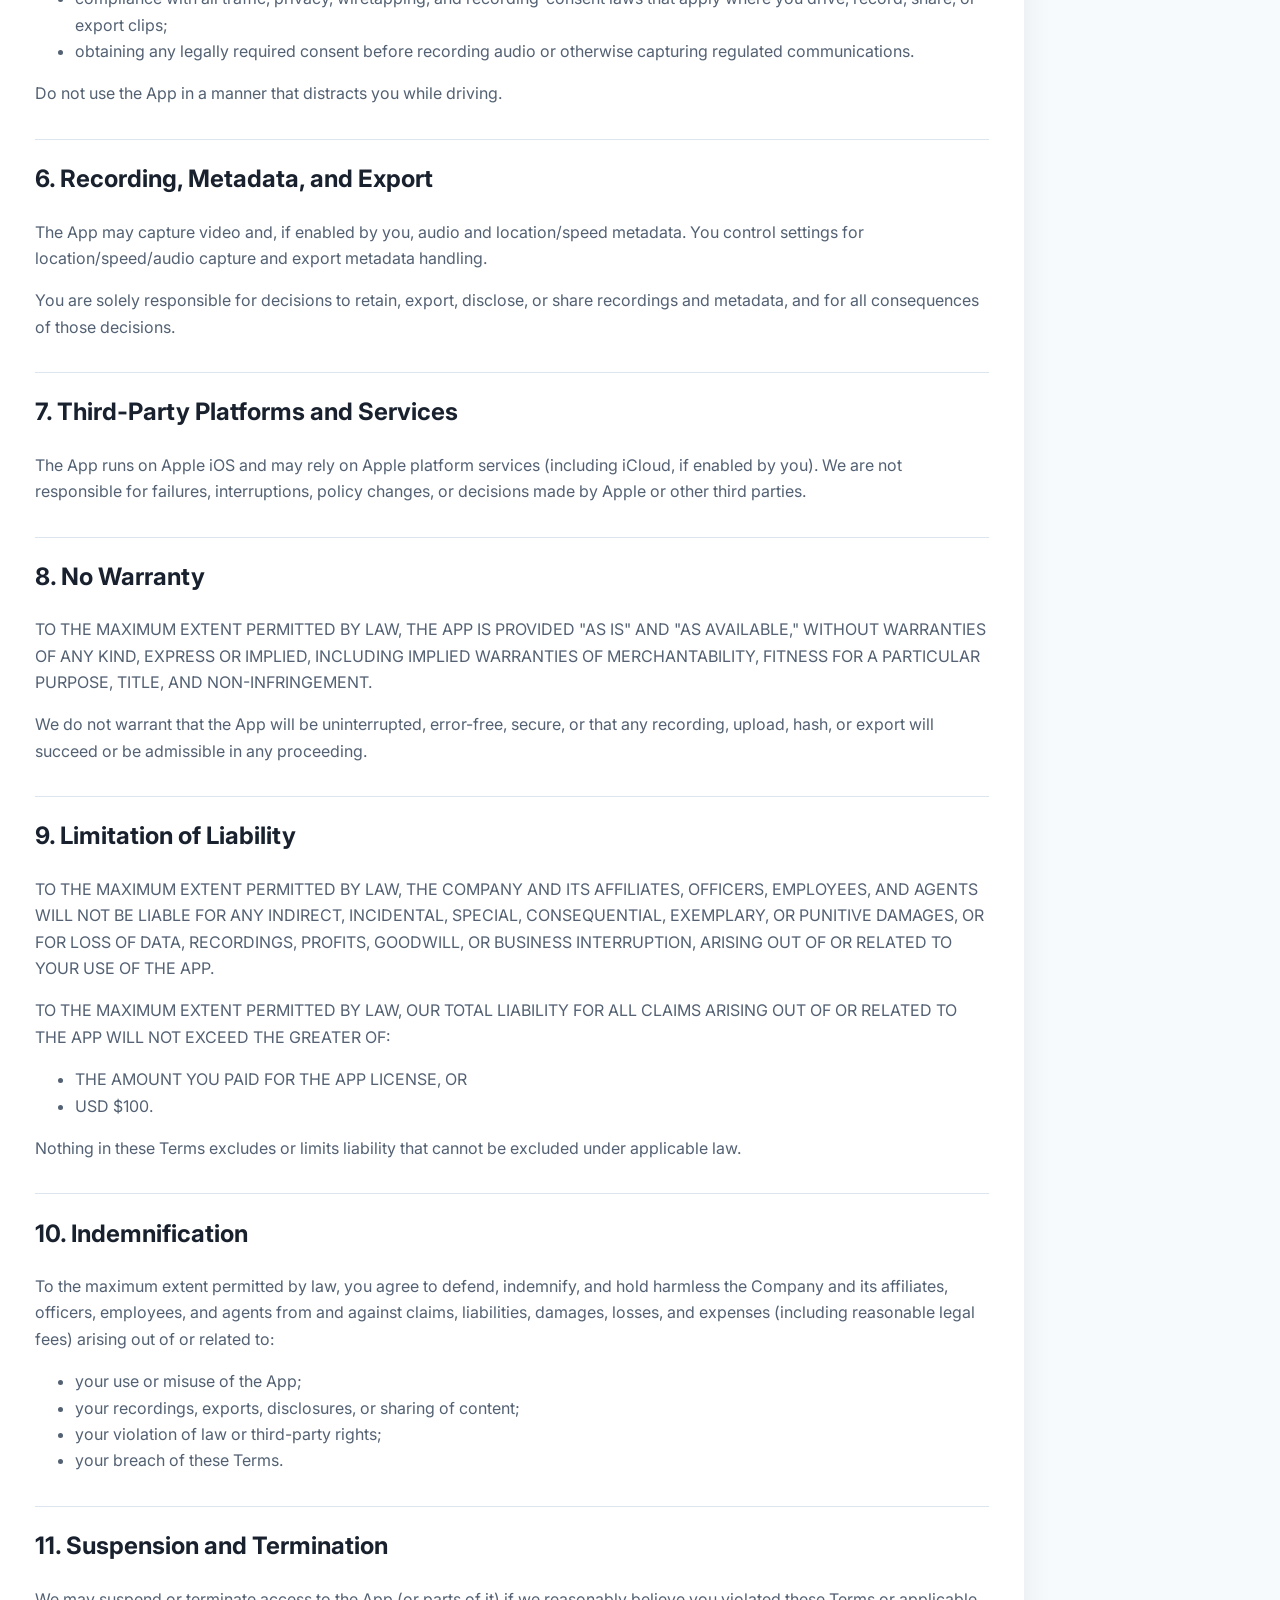
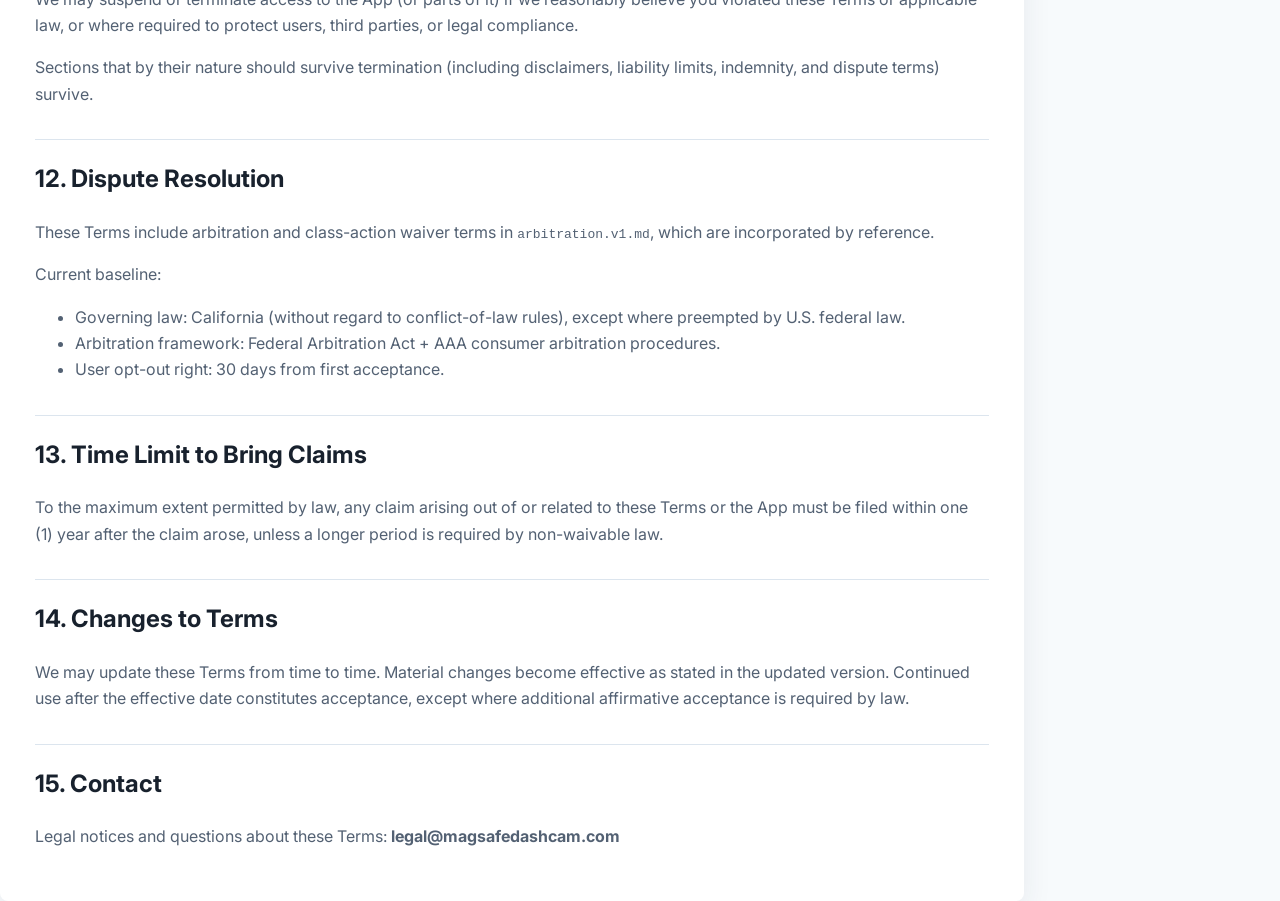
<file: terms/index.html>
<!doctype html>
<html lang="en">
<head>
  <meta charset="utf-8">
  <meta name="viewport" content="width=device-width, initial-scale=1">
  <script src="/site-config.js"></script>
  <script src="/site-shell.js" defer></script>
  <title data-site-page-title="{brand} Terms of Use">Dashcam Terms of Use</title>
  <meta name="description" data-site-page-description="{brand} App Terms of Use" content="Dashcam App Terms of Use">
  <link rel="canonical" data-site-pathname="/terms">
  <link rel="icon" type="image/svg+xml" href="/favicon.svg">
  <link rel="stylesheet" href="/legal-shell.css">
</head>
<body>
  <main>
    <section class="card">
      <header>
        <p class="eyebrow"><a href="../" data-site-home-link><span data-site-brand>Dashcam</span> Legal and Support</a></p>
        <h1><span data-site-brand>Dashcam</span> Terms of Use</h1>
        <p>The terms that govern app use, purchases, disclaimers, and dispute handling.</p>
      </header>
      <article>
<h1>Dashcam App Terms of Use (v1)</h1>
<p>Last updated: 2026-02-15 Effective date: 2026-02-15</p>
<p>These Terms of Use (&quot;Terms&quot;) are a legal agreement between you and <strong>MagSafe Dashcam LLC</strong> (&quot;Company,&quot; &quot;we,&quot; &quot;us,&quot; &quot;our&quot;), located at <strong>548 Market St PMB 12345, San Francisco, CA 94104 USA</strong>, for the Dashcam mobile application and related features (the &quot;App&quot;).</p>
<p>By downloading, installing, or using the App, you agree to these Terms and to the Privacy Policy (<code>privacy.v1.md</code>). If you do not agree, do not use the App.</p>
<h2>1. Scope and Availability</h2>
<p>The App is designed for personal dashcam recording and related clip management features. The App is <strong>not</strong> an emergency service and is not guaranteed to capture, store, upload, or preserve any specific event or evidence.</p>
<p>The v1 release is intended for users outside the European Union, United Kingdom, European Economic Area, and Switzerland.</p>
<h2>2. Eligibility</h2>
<p>You must be at least 18 years old and legally able to enter a contract to use the App.</p>
<h2>3. License</h2>
<p>Subject to these Terms, we grant you a limited, revocable, non-exclusive, non-transferable license to use the App for personal, non-commercial purposes on Apple-authorized devices you control.</p>
<p>You may not:</p>
<ul>
<li>reverse engineer, decompile, or attempt to extract source code except where prohibited by law from being restricted;</li>
<li>use the App in a way that violates law or third-party rights;</li>
<li>interfere with App security or integrity controls.</li>
</ul>
<h2>4. Purchases and Billing</h2>
<p>The App is sold through Apple&#x27;s App Store as a paid download. We do not currently offer in-app purchases.</p>
<p>Billing, refunds, and related purchase support are handled by Apple under your App Store terms and applicable law.</p>
<h2>5. Safety and Legal-Use Obligations</h2>
<p>You are solely responsible for safe and lawful use of the App, including:</p>
<ul>
<li>safe mounting and operation of your phone and vehicle;</li>
<li>compliance with all traffic, privacy, wiretapping, and recording-consent laws that apply where you drive, record, share, or export clips;</li>
<li>obtaining any legally required consent before recording audio or otherwise capturing regulated communications.</li>
</ul>
<p>Do not use the App in a manner that distracts you while driving.</p>
<h2>6. Recording, Metadata, and Export</h2>
<p>The App may capture video and, if enabled by you, audio and location/speed metadata. You control settings for location/speed/audio capture and export metadata handling.</p>
<p>You are solely responsible for decisions to retain, export, disclose, or share recordings and metadata, and for all consequences of those decisions.</p>
<h2>7. Third-Party Platforms and Services</h2>
<p>The App runs on Apple iOS and may rely on Apple platform services (including iCloud, if enabled by you). We are not responsible for failures, interruptions, policy changes, or decisions made by Apple or other third parties.</p>
<h2>8. No Warranty</h2>
<p>TO THE MAXIMUM EXTENT PERMITTED BY LAW, THE APP IS PROVIDED &quot;AS IS&quot; AND &quot;AS AVAILABLE,&quot; WITHOUT WARRANTIES OF ANY KIND, EXPRESS OR IMPLIED, INCLUDING IMPLIED WARRANTIES OF MERCHANTABILITY, FITNESS FOR A PARTICULAR PURPOSE, TITLE, AND NON-INFRINGEMENT.</p>
<p>We do not warrant that the App will be uninterrupted, error-free, secure, or that any recording, upload, hash, or export will succeed or be admissible in any proceeding.</p>
<h2>9. Limitation of Liability</h2>
<p>TO THE MAXIMUM EXTENT PERMITTED BY LAW, THE COMPANY AND ITS AFFILIATES, OFFICERS, EMPLOYEES, AND AGENTS WILL NOT BE LIABLE FOR ANY INDIRECT, INCIDENTAL, SPECIAL, CONSEQUENTIAL, EXEMPLARY, OR PUNITIVE DAMAGES, OR FOR LOSS OF DATA, RECORDINGS, PROFITS, GOODWILL, OR BUSINESS INTERRUPTION, ARISING OUT OF OR RELATED TO YOUR USE OF THE APP.</p>
<p>TO THE MAXIMUM EXTENT PERMITTED BY LAW, OUR TOTAL LIABILITY FOR ALL CLAIMS ARISING OUT OF OR RELATED TO THE APP WILL NOT EXCEED THE GREATER OF:</p>
<ul>
<li>THE AMOUNT YOU PAID FOR THE APP LICENSE, OR</li>
<li>USD $100.</li>
</ul>
<p>Nothing in these Terms excludes or limits liability that cannot be excluded under applicable law.</p>
<h2>10. Indemnification</h2>
<p>To the maximum extent permitted by law, you agree to defend, indemnify, and hold harmless the Company and its affiliates, officers, employees, and agents from and against claims, liabilities, damages, losses, and expenses (including reasonable legal fees) arising out of or related to:</p>
<ul>
<li>your use or misuse of the App;</li>
<li>your recordings, exports, disclosures, or sharing of content;</li>
<li>your violation of law or third-party rights;</li>
<li>your breach of these Terms.</li>
</ul>
<h2>11. Suspension and Termination</h2>
<p>We may suspend or terminate access to the App (or parts of it) if we reasonably believe you violated these Terms or applicable law, or where required to protect users, third parties, or legal compliance.</p>
<p>Sections that by their nature should survive termination (including disclaimers, liability limits, indemnity, and dispute terms) survive.</p>
<h2>12. Dispute Resolution</h2>
<p>These Terms include arbitration and class-action waiver terms in <code>arbitration.v1.md</code>, which are incorporated by reference.</p>
<p>Current baseline:</p>
<ul>
<li>Governing law: California (without regard to conflict-of-law rules), except where preempted by U.S. federal law.</li>
<li>Arbitration framework: Federal Arbitration Act + AAA consumer arbitration procedures.</li>
<li>User opt-out right: 30 days from first acceptance.</li>
</ul>
<h2>13. Time Limit to Bring Claims</h2>
<p>To the maximum extent permitted by law, any claim arising out of or related to these Terms or the App must be filed within one (1) year after the claim arose, unless a longer period is required by non-waivable law.</p>
<h2>14. Changes to Terms</h2>
<p>We may update these Terms from time to time. Material changes become effective as stated in the updated version. Continued use after the effective date constitutes acceptance, except where additional affirmative acceptance is required by law.</p>
<h2>15. Contact</h2>
<p>Legal notices and questions about these Terms: <strong>legal@magsafedashcam.com</strong></p>
      </article>
    </section>
  </main>
</body>
</html>
</file>
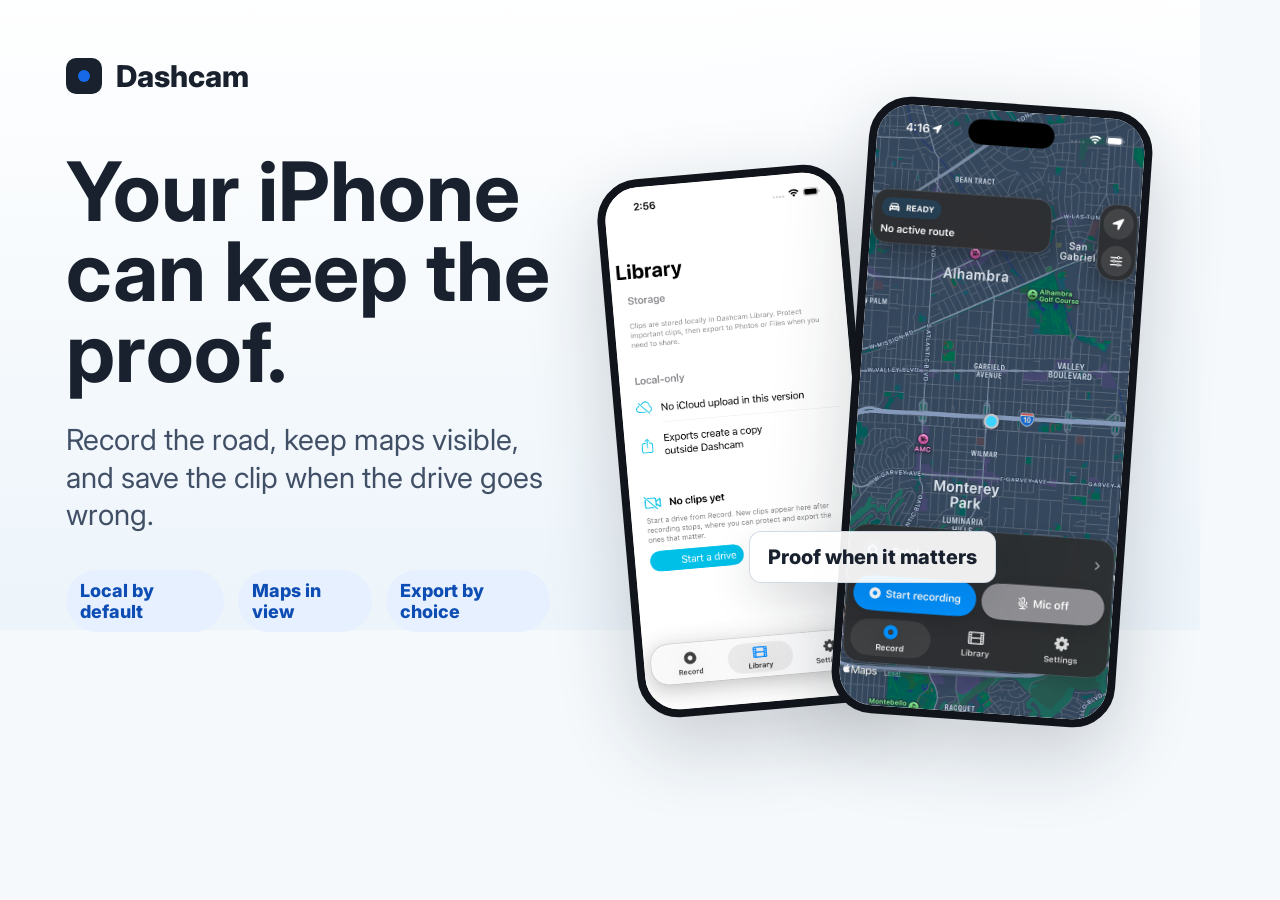
<file: social-card.html>
<!doctype html>
<html lang="en">
  <head>
    <meta charset="UTF-8" />
    <meta name="viewport" content="width=device-width, initial-scale=1.0" />
    <title>Dashcam Social Card</title>
    <style>
      @import url("https://fonts.googleapis.com/css2?family=Inter:wght@500;700;800&display=swap");

      * {
        box-sizing: border-box;
      }

      body {
        margin: 0;
        width: 1200px;
        height: 630px;
        overflow: hidden;
        background: #f5f9fc;
        color: #18212d;
        font-family: "Inter", system-ui, -apple-system, BlinkMacSystemFont, "Segoe UI", sans-serif;
      }

      .card {
        position: relative;
        width: 1200px;
        height: 630px;
        padding: 58px 66px;
        display: grid;
        grid-template-columns: 0.95fr 1.05fr;
        gap: 48px;
        align-items: center;
        background:
          linear-gradient(180deg, rgba(255, 255, 255, 0.95), rgba(236, 244, 250, 0.92)),
          radial-gradient(circle at 82% 42%, rgba(23, 105, 232, 0.16), transparent 34%);
      }

      .brand {
        display: inline-flex;
        align-items: center;
        gap: 14px;
        color: #18212d;
        font-size: 30px;
        font-weight: 800;
      }

      .mark {
        width: 36px;
        height: 36px;
        display: inline-grid;
        place-items: center;
        border-radius: 10px;
        background: #18212d;
      }

      .mark span {
        width: 12px;
        height: 12px;
        border-radius: 999px;
        background: #1769e8;
      }

      h1 {
        max-width: 520px;
        margin: 58px 0 0;
        font-size: 82px;
        line-height: 0.98;
        letter-spacing: 0;
      }

      p {
        max-width: 500px;
        margin: 28px 0 0;
        color: #415066;
        font-size: 29px;
        line-height: 1.3;
      }

      .proof {
        margin-top: 36px;
        display: flex;
        gap: 14px;
        color: #0e4eb4;
        font-size: 18px;
        font-weight: 800;
      }

      .proof span {
        padding: 10px 14px;
        border-radius: 999px;
        background: #e6f0ff;
      }

      .visuals {
        position: relative;
        height: 520px;
      }

      .phone {
        position: absolute;
        overflow: hidden;
        border: 8px solid #11151b;
        border-radius: 42px;
        background: #ffffff;
        box-shadow: 0 28px 80px rgba(24, 33, 45, 0.2);
      }

      .phone img {
        width: 100%;
        height: 100%;
        object-fit: cover;
        object-position: center top;
      }

      .phone.drive {
        right: 0;
        top: 18px;
        width: 284px;
        height: 618px;
        transform: rotate(4deg);
      }

      .phone.library {
        left: 18px;
        top: 86px;
        width: 248px;
        height: 540px;
        transform: rotate(-5deg);
      }

      .caption {
        position: absolute;
        right: 138px;
        bottom: 22px;
        padding: 13px 18px;
        border: 1px solid rgba(198, 212, 225, 0.82);
        border-radius: 12px;
        background: rgba(255, 255, 255, 0.92);
        color: #18212d;
        font-size: 20px;
        font-weight: 800;
        box-shadow: 0 18px 42px rgba(24, 33, 45, 0.12);
      }
    </style>
  </head>
  <body>
    <main class="card">
      <section>
        <div class="brand">
          <span class="mark" aria-hidden="true"><span></span></span>
          <span>Dashcam</span>
        </div>

        <h1>Your iPhone can keep the proof.</h1>
        <p>Record the road, keep maps visible, and save the clip when the drive goes wrong.</p>

        <div class="proof">
          <span>Local by default</span>
          <span>Maps in view</span>
          <span>Export by choice</span>
        </div>
      </section>

      <section class="visuals" aria-label="Dashcam product screenshots">
        <div class="phone library">
          <img src="/app-shots/local-only-library.png" alt="" />
        </div>
        <div class="phone drive">
          <img src="/app-shots/drive-mode-route.png" alt="" />
        </div>
        <div class="caption">Proof when it matters</div>
      </section>
    </main>
  </body>
</html>
</file>
<file: assets/index-Db0_1YuI.css>
@import"https://fonts.googleapis.com/css2?family=Inter:wght@400;500;600;700;800&display=swap";:root{color-scheme:light;--bg: #f7fafc;--bg-strong: #eef4f8;--panel: #ffffff;--panel-muted: #f2f6f9;--ink: #18212d;--muted: #536173;--soft: #7b8896;--line: #dce5ee;--line-strong: #c6d4e1;--blue: #1769e8;--blue-strong: #0e4eb4;--blue-soft: #e8f1ff;--green: #1c8f5a;--amber: #c17700;--red: #d63e35;--shadow-soft: 0 22px 70px rgba(37, 55, 74, .1);--shadow-small: 0 12px 30px rgba(37, 55, 74, .08);--font: "Inter", system-ui, -apple-system, BlinkMacSystemFont, "Segoe UI", sans-serif;--gutter: clamp(1.25rem, 3vw, 3rem);--max: 1240px}*{box-sizing:border-box}html{scroll-behavior:smooth}body{margin:0;min-width:320px;background:var(--bg);color:var(--ink);font-family:var(--font);text-rendering:geometricPrecision}a{color:inherit;text-decoration:none}img{display:block;max-width:100%}button,input,textarea,select{font:inherit}#root{min-height:100vh}.site-shell{overflow-x:clip}.hero-section{min-height:0;background:linear-gradient(180deg,#fffffff2,#f7fafce0 58%,#eef4f8),linear-gradient(120deg,#dce9f4ad,#fff3);border-bottom:1px solid var(--line)}.site-header,.hero-grid,.section,.site-footer{width:min(100%,var(--max));margin:0 auto;padding-left:var(--gutter);padding-right:var(--gutter)}.site-header{min-height:4.5rem;display:flex;align-items:center;justify-content:space-between;gap:1.5rem;border-bottom:1px solid rgba(198,212,225,.68)}.brand{display:inline-flex;align-items:center;gap:.7rem;color:var(--ink);font-size:1.2rem;font-weight:800}.brand-mark{width:1.45rem;height:1.45rem;display:inline-grid;place-items:center;border-radius:.45rem;background:var(--ink);box-shadow:inset 0 0 0 1px #ffffff24}.brand-mark span{width:.55rem;height:.55rem;border-radius:999px;background:var(--blue)}.site-nav,.site-footer nav{display:flex;align-items:center;flex-wrap:wrap;gap:clamp(1rem,2.2vw,2rem);color:var(--muted);font-size:.95rem;font-weight:600}.site-nav a,.site-footer a{transition:color .16s ease}.site-nav a:hover,.site-footer a:hover,.text-link:hover{color:var(--blue)}.hero-grid{display:grid;grid-template-columns:minmax(0,.82fr) minmax(38rem,1.18fr);gap:clamp(2rem,5vw,5rem);align-items:center;padding-top:clamp(2.2rem,4.5vw,4rem);padding-bottom:clamp(2.8rem,5vw,4.2rem)}.hero-copy{max-width:38rem}.eyebrow{width:fit-content;margin:0;padding:.42rem .7rem;border-radius:999px;background:var(--blue-soft);color:var(--blue-strong);font-size:.82rem;font-weight:800}h1,h2,h3,p{margin-top:0}h1,h2,h3{margin-bottom:0;letter-spacing:0}.hero-copy h1{margin-top:1.4rem;max-width:12ch;font-size:clamp(3.35rem,5.7vw,5.55rem);line-height:.96}.hero-lede{max-width:32rem;margin:1.35rem 0 0;color:#3e4b5c;font-size:clamp(1.18rem,1.7vw,1.45rem);line-height:1.5}.hero-actions{margin-top:2rem;display:flex;align-items:center;flex-wrap:wrap;gap:.85rem}.button{min-height:3.1rem;display:inline-flex;align-items:center;justify-content:center;padding:0 1.15rem;border:1px solid transparent;border-radius:.5rem;font-size:.97rem;font-weight:800;transition:transform .16s ease,border-color .16s ease,background-color .16s ease,color .16s ease}.button:hover{transform:translateY(-1px)}.button-primary{background:var(--blue);color:#fff;box-shadow:0 14px 28px #1769e82e}.button-primary:hover{background:var(--blue-strong)}.button-secondary{border-color:var(--line-strong);background:#ffffffc7;color:var(--blue-strong)}.hero-proof{margin-top:2rem;display:grid;grid-template-columns:repeat(3,minmax(0,1fr));gap:.9rem;color:var(--muted);font-size:.9rem;line-height:1.3}.hero-proof span{min-height:3rem;display:flex;align-items:center;padding-left:.85rem;border-left:2px solid var(--line-strong)}.hero-visual{position:relative;min-height:clamp(22rem,36vw,32rem);display:grid;place-items:center;padding:2rem 0 3rem}.landscape-phone{position:relative;z-index:2;width:min(100%,43rem);aspect-ratio:2.18 / 1;display:grid;grid-template-columns:.48fr .52fr;overflow:hidden;padding:.72rem;border:.45rem solid #11151b;border-radius:2.4rem;background:#11151b;box-shadow:0 24px 70px #18212d38,inset 0 0 0 1px #ffffff1f}.phone-camera-slot{position:absolute;left:1.1rem;top:50%;z-index:5;width:1.3rem;height:4.6rem;transform:translateY(-50%);border-radius:999px;background:#030507}.phone-screen{position:relative;overflow:hidden}.phone-screen-map{border-radius:1.55rem 0 0 1.55rem;background:linear-gradient(90deg,#ffffffd1,#ffffff2e),#e8edf2}.phone-screen-road{border-radius:0 1.55rem 1.55rem 0;background:#687582}.map-grid{position:absolute;inset:-15%;background:linear-gradient(30deg,transparent 0 47%,rgba(169,182,195,.9) 48% 51%,transparent 52% 100%),linear-gradient(90deg,rgba(172,184,195,.65) 1px,transparent 1px),linear-gradient(0deg,rgba(172,184,195,.65) 1px,transparent 1px),linear-gradient(135deg,#f6f8fa,#dfe8f1);background-size:auto,3.8rem 3.8rem,3.8rem 3.8rem,auto;transform:rotate(-8deg)}.route-line{position:absolute;left:53%;top:6%;width:.5rem;height:86%;border-radius:999px;background:var(--blue);transform:rotate(12deg);box-shadow:0 0 0 .18rem #1769e829}.route-dot{position:absolute;width:.9rem;height:.9rem;border:.16rem solid #ffffff;border-radius:999px;background:var(--blue)}.route-dot-one{top:22%;left:55%}.route-dot-two{top:46%;left:59%}.route-dot-three{top:70%;left:62%}.turn-card,.record-pill,.drive-status{position:absolute;z-index:3;color:#fff;background:#11151be6;-webkit-backdrop-filter:blur(14px);backdrop-filter:blur(14px)}.turn-card{top:1.3rem;left:3.2rem;display:flex;align-items:center;gap:.8rem;padding:.7rem .85rem;border-radius:.55rem;box-shadow:var(--shadow-small)}.turn-arrow{font-size:1.7rem;line-height:1}.turn-card strong,.turn-card span,.drive-status strong,.drive-status span{display:block}.turn-card span,.drive-status span{opacity:.82;font-size:.8rem}.location-button{position:absolute;left:1.25rem;bottom:1.2rem;z-index:3;width:2.35rem;height:2.35rem;display:grid;place-items:center;border-radius:999px;background:var(--blue);color:#fff;font-size:1.1rem;font-weight:700}.road-scene{position:absolute;inset:0;background:linear-gradient(90deg,rgba(45,51,58,.78),rgba(45,51,58,.12) 18%,transparent 48%,rgba(45,51,58,.2) 100%),linear-gradient(180deg,#aeb9c3,#637381 42%,#343d46)}.road-scene:before,.road-scene:after{content:"";position:absolute;top:0;width:22%;height:100%;background:linear-gradient(90deg,rgba(255,255,255,.18) 1px,transparent 1px),linear-gradient(180deg,#c4b3a1,#838f9a);background-size:1.7rem 100%,auto}.road-scene:before{left:0}.road-scene:after{right:0}.lane{position:absolute;bottom:-10%;width:.2rem;height:112%;background:#ffffffb8;transform-origin:bottom center}.lane-left{left:42%;transform:rotate(11deg)}.lane-right{left:62%;transform:rotate(-9deg)}.car{position:absolute;border-radius:.55rem;background:#1b2733;box-shadow:inset 0 -.25rem #00000038}.car-front{left:52%;top:42%;width:3.6rem;height:4.9rem}.car-side{left:72%;top:24%;width:2.8rem;height:4rem;background:#b3352d}.record-pill{top:1.2rem;left:1.35rem;display:inline-flex;align-items:center;gap:.45rem;padding:.45rem .65rem;border-radius:.45rem;font-size:.82rem;font-weight:800}.record-dot{width:.58rem;height:.58rem;border-radius:999px;background:var(--red)}.side-controls{position:absolute;right:1rem;top:50%;z-index:4;display:grid;gap:.55rem;transform:translateY(-50%)}.side-controls span{width:2.6rem;height:2.6rem;display:grid;place-items:center;border-radius:999px;background:#ffffffeb;color:var(--ink);font-weight:800}.drive-status{left:1.2rem;right:1.2rem;bottom:1.1rem;display:flex;align-items:center;justify-content:space-between;gap:1rem;padding:.7rem .85rem;border-radius:.55rem}.drive-status strong{color:#8bf06e}.mount-bar,.mount-base{position:absolute;z-index:1;background:linear-gradient(180deg,#2b2f35,#11151b);box-shadow:var(--shadow-small)}.mount-bar{left:50%;width:8.4rem;height:1.2rem;border-radius:.35rem;transform:translate(-50%)}.mount-bar-top{top:1.35rem}.mount-bar-bottom{bottom:4.25rem}.mount-base{bottom:1.45rem;left:50%;width:13rem;height:3.7rem;border-radius:50% 50% .65rem .65rem;transform:translate(-50%)}.section{padding-top:clamp(4.5rem,8vw,7rem);padding-bottom:clamp(4.5rem,8vw,7rem)}.section-heading{max-width:43rem}.section-heading-center{margin:0 auto;text-align:center}.section-heading-center .eyebrow{margin-left:auto;margin-right:auto}.section h2{margin-top:1rem;font-size:clamp(2.25rem,4.8vw,4.2rem);line-height:1}.section-heading p:not(.eyebrow),.privacy-copy p,.story-copy p,.proof-card p,.step-item p,.promise-item p,.limit-item span{color:var(--muted);line-height:1.65}.section-heading p:not(.eyebrow),.privacy-copy p,.story-copy p{margin:1rem 0 0;font-size:1.05rem}.proof-section{background:var(--bg-strong)}.proof-grid{margin-top:2.2rem;display:grid;grid-template-columns:repeat(3,minmax(0,1fr));gap:1.25rem}.proof-card,.step-item,.promise-item,.limit-item{border:1px solid var(--line);border-radius:.5rem;background:var(--panel);box-shadow:var(--shadow-small)}.proof-card{display:grid;grid-template-rows:auto auto 1fr;gap:.9rem;padding:1.15rem}.proof-card h3,.step-item h3,.promise-item h3,.limit-item h3{font-size:1.12rem;line-height:1.25}.proof-card p,.step-item p,.promise-item p,.limit-item span{margin:.55rem 0 0;font-size:.95rem}.proof-icon{width:2rem;height:2rem;border-radius:.45rem;border:1px solid currentColor;color:var(--blue);position:relative}.proof-icon:before,.proof-icon:after{content:"";position:absolute}.proof-icon-map:before{inset:.45rem .58rem;border-left:.2rem solid currentColor;border-right:.2rem solid currentColor}.proof-icon-map:after{left:.9rem;top:.4rem;height:1.15rem;border-left:.2rem solid currentColor;transform:rotate(18deg)}.proof-icon-warn{color:var(--amber)}.proof-icon-warn:before{left:.55rem;bottom:.45rem;width:0;height:0;border-left:.45rem solid transparent;border-right:.45rem solid transparent;border-bottom:1.1rem solid currentColor}.proof-icon-lock:before{left:.55rem;bottom:.45rem;width:.88rem;height:.7rem;border-radius:.12rem;background:currentColor}.proof-icon-lock:after{left:.69rem;top:.35rem;width:.6rem;height:.75rem;border:.18rem solid currentColor;border-bottom:0;border-radius:.5rem .5rem 0 0}.screenshot-frame{align-self:end;width:100%;max-width:15.2rem;margin:.45rem auto 0;aspect-ratio:9 / 16;overflow:hidden;border:.35rem solid #11151b;border-radius:1.5rem;background:#dbe7f0;box-shadow:0 16px 36px #18212d26}.screenshot-frame img{width:100%;height:100%;object-fit:cover;object-position:center top}.steps-section{display:grid;grid-template-columns:minmax(0,.78fr) minmax(0,1fr);gap:clamp(2rem,5vw,4.5rem);align-items:start}.step-list{display:grid;gap:.9rem}.step-item{padding:1.2rem}.step-item span{display:inline-block;color:var(--blue);font-weight:800}.privacy-section{display:grid;grid-template-columns:minmax(0,.82fr) minmax(0,1fr);gap:clamp(2rem,5vw,4.5rem);align-items:start;background:#fff}.privacy-copy h2,.story-copy h2{margin-top:1rem;font-size:clamp(2.45rem,5vw,4.8rem);line-height:.98}.text-link{margin-top:1.2rem;display:inline-flex;color:var(--blue-strong);font-weight:800;text-decoration:underline;text-underline-offset:.2rem}.promise-list{display:grid;gap:.9rem}.promise-item{padding:1.2rem;box-shadow:none}.limits-section{background:#121923;color:#fff}.limits-section .eyebrow{background:#ffffff1a;color:#b8d8ff}.limit-grid{margin-top:2.2rem;display:grid;grid-template-columns:repeat(3,minmax(0,1fr));gap:1rem}.limit-item{padding:1.25rem;border-color:#ffffff1f;background:#ffffff0f;box-shadow:none}.limit-item p{width:fit-content;margin:0 0 1rem;padding:.35rem .58rem;border:1px solid rgba(255,255,255,.16);border-radius:999px;color:#b8d8ff;font-size:.78rem;font-weight:800}.limit-item span{display:block;color:#cbd5df}.story-section{display:grid;grid-template-columns:minmax(0,1fr) auto;gap:2rem;align-items:center;border-bottom:1px solid var(--line)}.story-copy{max-width:50rem}.story-actions{display:flex;align-items:center;flex-wrap:wrap;gap:.85rem}.site-footer{min-height:6rem;display:flex;align-items:center;justify-content:space-between;gap:1.5rem;padding-top:1.5rem;padding-bottom:1.5rem}.brand-footer{font-size:1rem}@media(max-width:1120px){.hero-grid,.steps-section,.privacy-section,.story-section{grid-template-columns:1fr}.hero-copy{max-width:44rem}.hero-copy h1{max-width:12ch}.hero-visual{justify-items:start}}@media(max-width:900px){.site-header{align-items:flex-start;flex-direction:column;justify-content:center;padding-top:1rem;padding-bottom:1rem}.site-nav{gap:.95rem 1.3rem}.hero-section{min-height:auto}.hero-proof,.proof-grid,.limit-grid{grid-template-columns:1fr}.proof-card{grid-template-columns:auto minmax(0,1fr);grid-template-rows:auto auto;align-items:start}.screenshot-frame{grid-column:1 / -1;max-width:18rem}.site-footer{align-items:flex-start;flex-direction:column}}@media(max-width:680px){.hero-grid{gap:1.45rem;padding-top:1.4rem;padding-bottom:2.4rem}.hero-copy{display:contents}.hero-copy .eyebrow,.hero-copy h1,.hero-lede,.hero-actions,.hero-proof{max-width:100%}.hero-copy .eyebrow{order:1}.hero-copy h1{order:2}.hero-lede{order:3}.hero-visual{order:4}.hero-actions{order:5}.hero-proof{order:6}.hero-copy h1{margin-top:1rem;font-size:clamp(2.55rem,11vw,3.3rem);line-height:.98}.hero-lede{margin-top:1rem;font-size:1.08rem}.hero-actions,.story-actions{align-items:stretch;flex-direction:column}.button{width:100%}.hero-visual{min-height:12rem;padding:.2rem 0 .3rem}.landscape-phone{width:100%;min-width:0;padding:.45rem;border-width:.32rem;border-radius:1.45rem}.mount-bar,.mount-base{display:none}.record-pill,.turn-card,.drive-status{font-size:.68rem}.side-controls{display:none}.turn-card{left:2.1rem;top:.75rem;padding:.48rem .55rem}.record-pill{top:.75rem;left:.75rem}.drive-status{left:.72rem;right:.72rem;bottom:.72rem;gap:.55rem;padding:.48rem .55rem}.section{padding-top:3.7rem;padding-bottom:3.7rem}.section-heading-center{text-align:left}.section-heading-center .eyebrow{margin-left:0}}@media(max-width:460px){.site-nav{font-size:.9rem}.hero-proof span{min-height:2.4rem}.landscape-phone{border-radius:1.2rem}}@media(prefers-reduced-motion:reduce){html{scroll-behavior:auto}*,*:before,*:after{transition-duration:.001ms!important;scroll-behavior:auto!important}}
</file>
<file: legal-shell.css>
@import url("https://fonts.googleapis.com/css2?family=Inter:wght@400;500;600;700;800&display=swap");

:root {
  color-scheme: light;
  --page: #f7fafc;
  --card: #ffffff;
  --ink: #18212d;
  --accent: #1769e8;
  --muted: #536173;
  --border: #dce5ee;
  --shadow: 0 12px 30px rgba(37, 55, 74, 0.08);
  --font: "Inter", system-ui, -apple-system, BlinkMacSystemFont, "Segoe UI", sans-serif;
}

* {
  box-sizing: border-box;
}

body {
  margin: 0;
  min-width: 320px;
  background: var(--page);
  color: var(--ink);
  font-family: var(--font);
  line-height: 1.65;
}

main {
  width: min(64rem, calc(100vw - 2rem));
  padding-top: 2rem;
}

.card {
  border-radius: 0.5rem;
  background: var(--card);
  box-shadow: var(--shadow);
}

header {
  padding: 2rem clamp(1.25rem, 3vw, 2.2rem) 1.25rem;
}

.eyebrow {
  color: var(--accent);
  font-weight: 800;
  letter-spacing: 0;
  text-transform: none;
}

article {
  padding: 0 clamp(1.25rem, 3vw, 2.2rem) 2.2rem;
}

h1,
h2,
h3 {
  letter-spacing: 0;
}

h1 {
  margin-top: 0;
  font-size: clamp(2rem, 4vw, 3.2rem);
  line-height: 1.06;
}

h2 {
  margin-top: 2rem;
  color: var(--ink);
  padding-top: 1.2rem;
  border-top: 1px solid var(--border);
}

h3 {
  line-height: 1.2;
}

p,
li {
  color: var(--muted);
}

a {
  color: var(--accent);
}

code {
  border-radius: 0.35rem;
}
</file>
